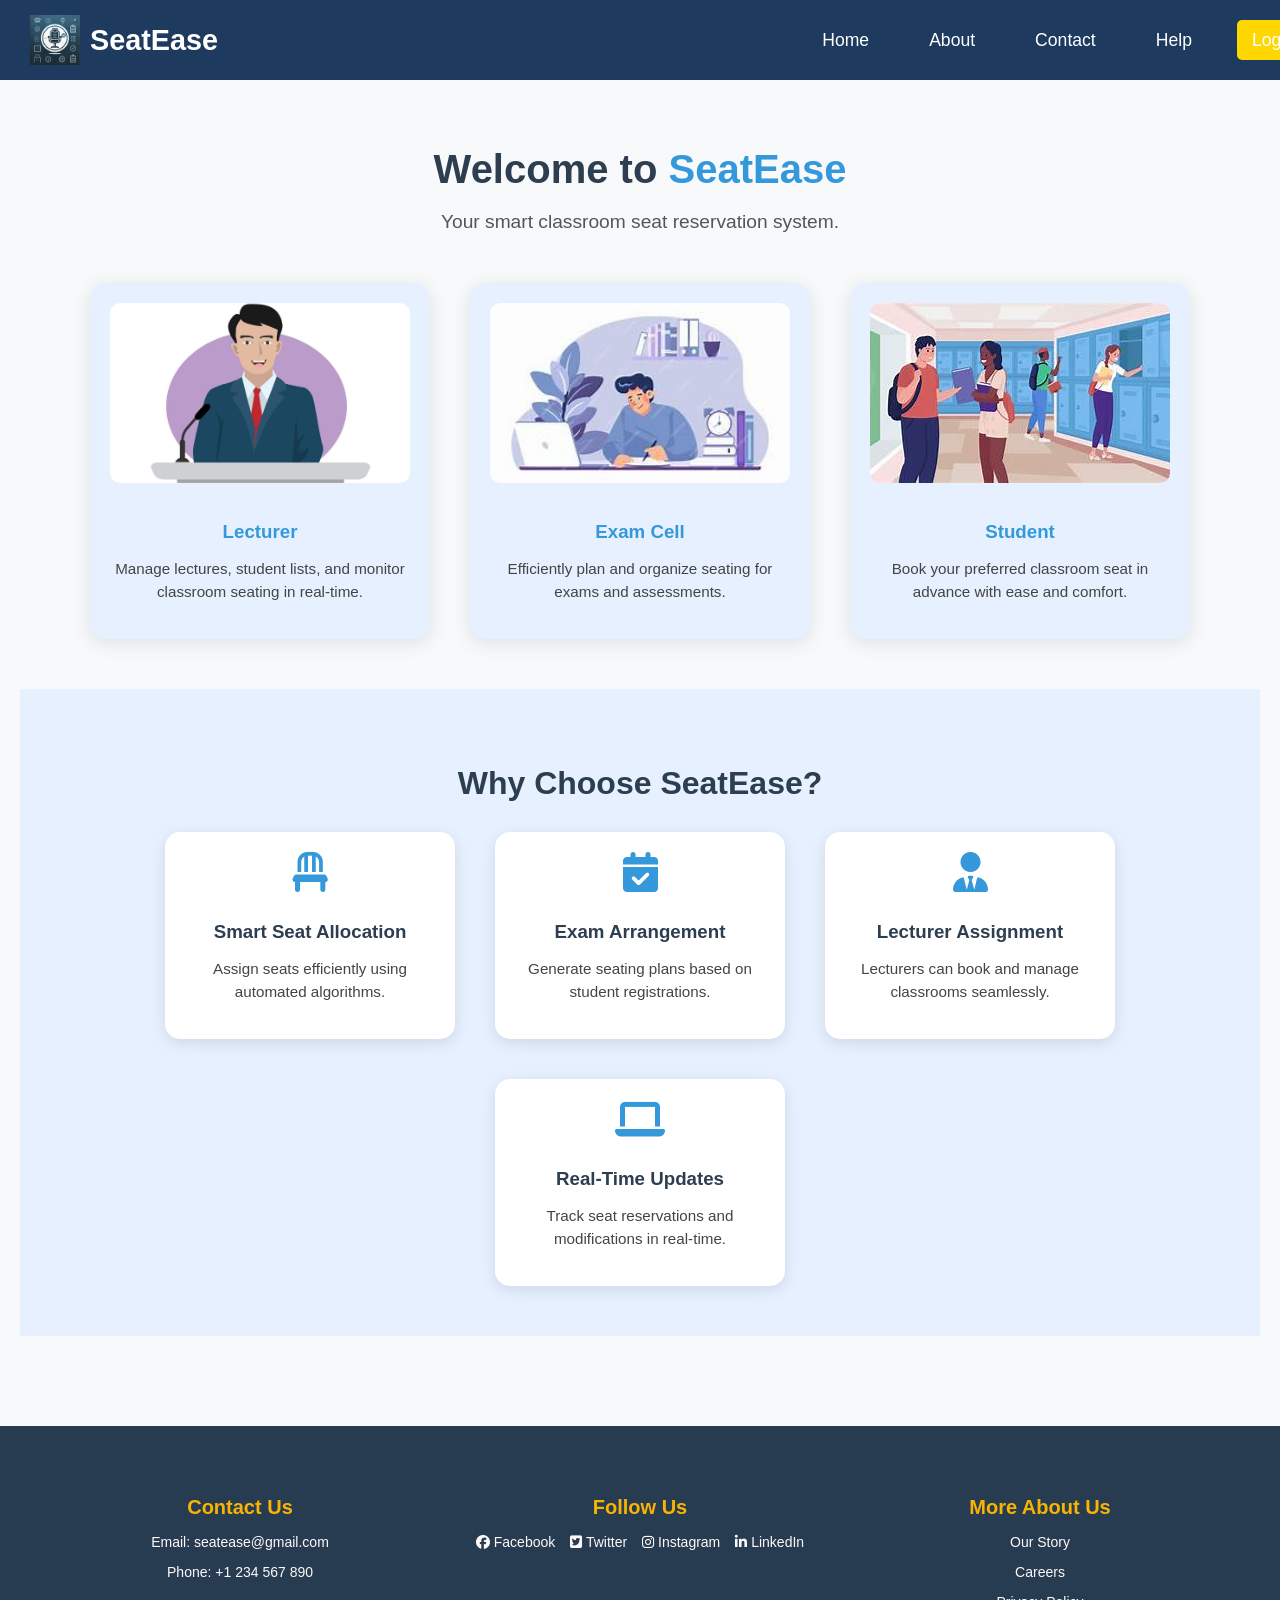
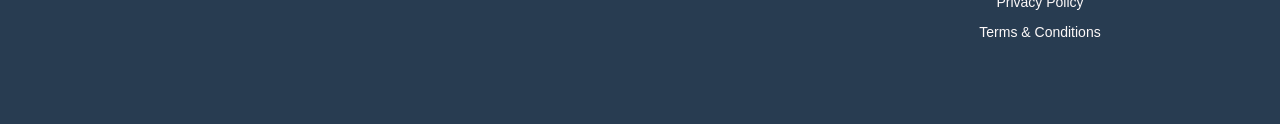
<file: index.html>
<!DOCTYPE html>
<html lang="en">
<head>
    <meta charset="UTF-8">
    <meta name="viewport" content="width=device-width, initial-scale=1.0">
    <title>SeatEase - Home</title>
    <link rel="stylesheet" href="https://cdnjs.cloudflare.com/ajax/libs/font-awesome/6.7.2/css/all.min.css">
    <link rel="stylesheet" href="home.css">
    <link rel="stylesheet" href="header.css">
    <link rel="stylesheet" href="footer.css">
</head>
<body>
    <header class="site-header">
        <div class="container">
            <div class="logo">
                <img src="logo.webp" alt="SeatEase Logo">
                <h1>SeatEase</h1>
            </div>
            <nav class="nav-menu">
                <ul>
                    <li><a href="home.html">Home</a></li>
                    <li><a href="about.html">About</a></li>
                    <li><a href="contact.html">Contact</a></li>
                    <li><a href="help.html">Help</a></li>
                    <li><a href="login.html" class="login-btn">Login</a></li>
                </ul>
            </nav>
        </div>
    </header>
    <main>
        <h1>Welcome to <span class="highlight">SeatEase</span></h1>
        <p class="subtitle">Your smart classroom seat reservation system.</p>
        <section class="cards-container">
            <div class="card" onclick="window.location.href='lecturer.html'">
                <img src="lecturer.jpg" alt="Lecturer">
                <h3>Lecturer</h3>
                <p>Manage lectures, student lists, and monitor classroom seating in real-time.</p>
            </div>
            <div class="card" onclick="window.location.href='examcell.html'">
                <img src="examcell.jpeg" alt="Exam Cell">
                <h3>Exam Cell</h3>
                <p>Efficiently plan and organize seating for exams and assessments.</p>
            </div>
            <div class="card" onclick="window.location.href='student.html'">
                <img src="student.jpeg" alt="Student">
                <h3>Student</h3>
                <p>Book your preferred classroom seat in advance with ease and comfort.</p>
            </div>
        </section>
        <section class="features">
            <h2 class="heading">Why Choose SeatEase?</h2>
            <div class="feature-items">
                <div class="feature-item">
                    <i class="fa-solid fa-chair"></i>
                    <h3>Smart Seat Allocation</h3>
                    <p>Assign seats efficiently using automated algorithms.</p>
                </div>
                <div class="feature-item">
                    <i class="fa-solid fa-calendar-check"></i>
                    <h3>Exam Arrangement</h3>
                    <p>Generate seating plans based on student registrations.</p>
                </div>
                <div class="feature-item">
                    <i class="fa-solid fa-user-tie"></i>
                    <h3>Lecturer Assignment</h3>
                    <p>Lecturers can book and manage classrooms seamlessly.</p>
                </div>
                <div class="feature-item">
                    <i class="fa-solid fa-laptop"></i>
                    <h3>Real-Time Updates</h3>
                    <p>Track seat reservations and modifications in real-time.</p>   
                </div>
            </div>
        </section>
    </main>
    <footer>
        <div class="footer-container">
            <div class="footer-section">
                <h3>Contact Us</h3>
                <p>Email: seatease@gmail.com</p>
                <p>Phone: +1 234 567 890</p>
            </div>
            <div class="footer-section">
                <h3>Follow Us</h3>
                <div class="social-icons">
                    <a href="#"><i class="fa-brands fa-facebook"></i> Facebook</a>
                    <a href="#"><i class="fa-brands fa-square-twitter"></i> Twitter</a>
                    <a href="#"><i class="fa-brands fa-instagram"></i> Instagram</a>
                    <a href="#"><i class="fa-brands fa-linkedin-in"></i> LinkedIn</a>
                </div>
            </div>
            <div class="footer-section">
                <h3>More About Us</h3>
                <p><a href="#">Our Story</a></p>
                <p><a href="#">Careers</a></p>
                <p><a href="#">Privacy Policy</a></p>
                <p><a href="#">Terms & Conditions</a></p>
            </div>
        </div>
    </footer>
</body>
</html>
</file>
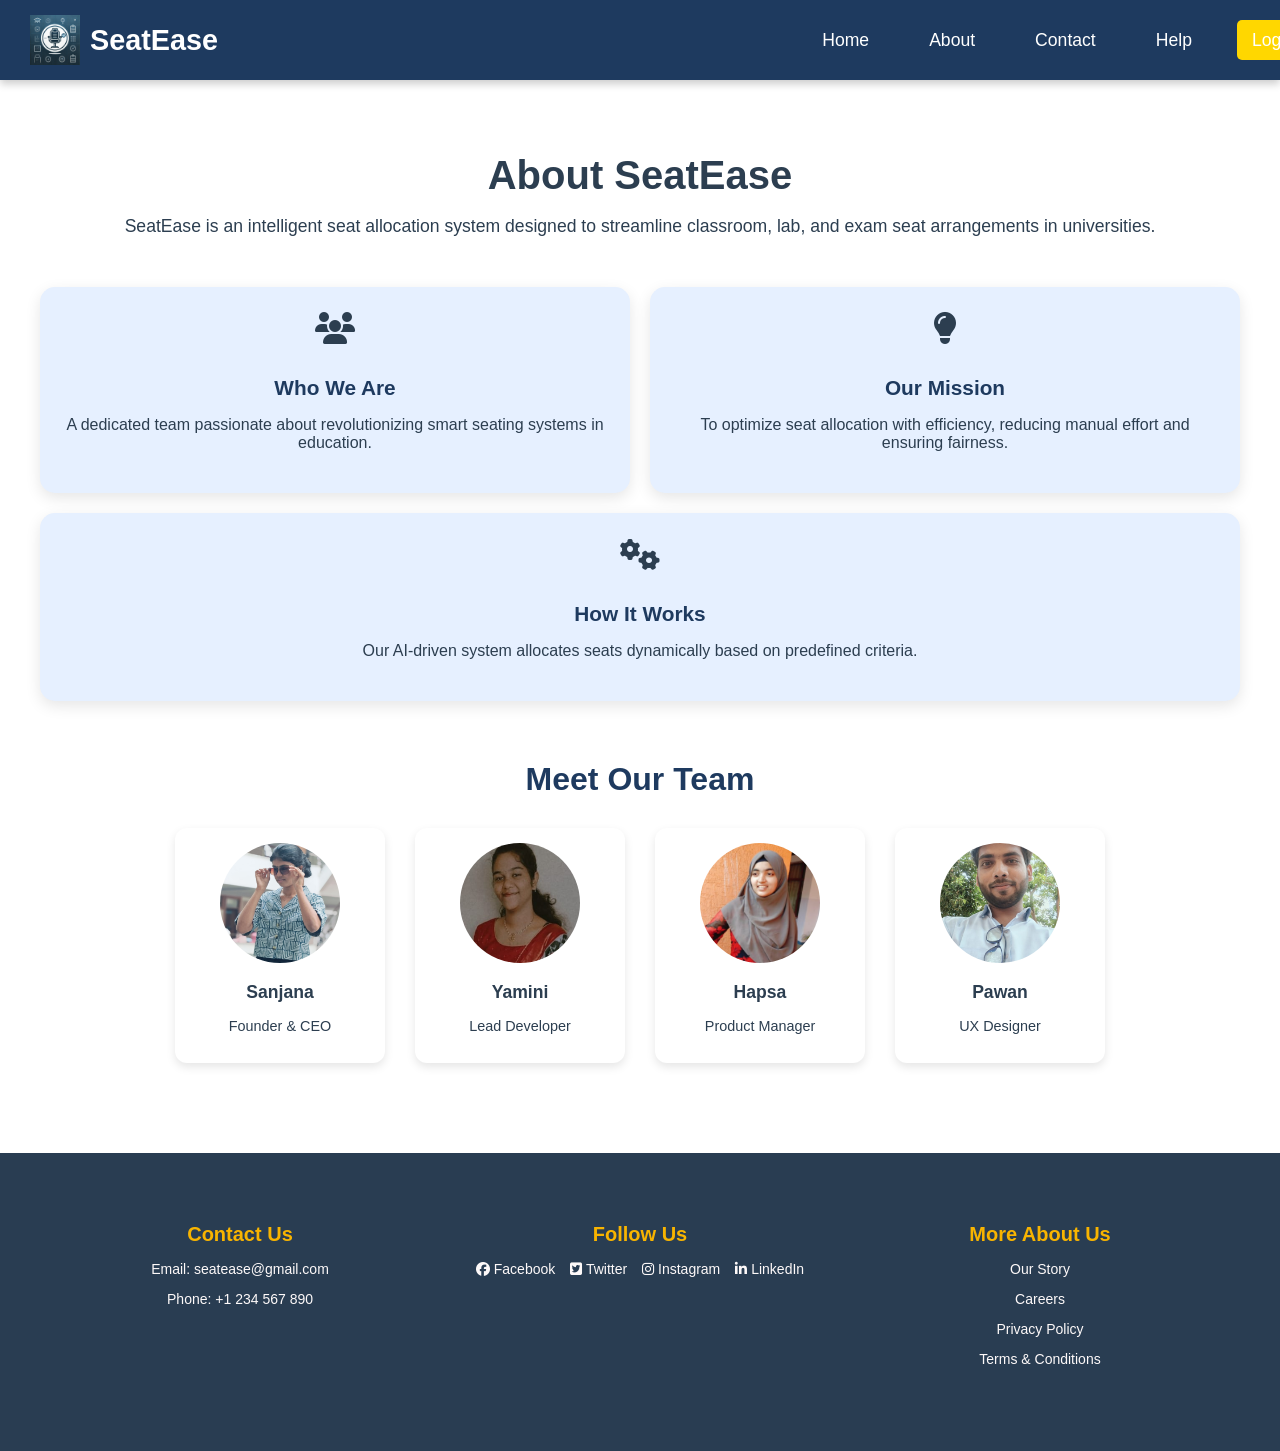
<file: about.html>
<!DOCTYPE html>
<html lang="en">
<head>
    <meta charset="UTF-8">
    <meta name="viewport" content="width=device-width, initial-scale=1.0">
    <title>About SeatEase</title>
    <link rel="stylesheet" href="https://cdnjs.cloudflare.com/ajax/libs/font-awesome/6.7.2/css/all.min.css">
    <link rel="stylesheet" href="header.css">
    <link rel="stylesheet" href="footer.css">
    <link rel="stylesheet" href="about.css">
</head>
<body>
    <header class="site-header">
        <div class="container">
            <div class="logo">
                <img src="logo.webp" alt="SeatEase Logo">
                <h1>SeatEase</h1>
            </div>
            <nav class="nav-menu">
                <ul>
                    <li><a href="index.html">Home</a></li>
                    <li><a href="about.html">About</a></li>
                    <li><a href="contact.html">Contact</a></li>
                    <li><a href="help.html">Help</a></li>
                    <li><a href="login.html" class="login-btn">Login</a></li>
                </ul>
            </nav>
        </div>
    </header>
    <main class="about-page">
        <section class="intro">
            <h1>About SeatEase</h1>
            <p>SeatEase is an intelligent seat allocation system designed to streamline classroom, lab, and exam seat arrangements in universities.</p>
        </section>
        <section class="info-cards">
            <div class="card">
                <i class="fas fa-users"></i>
                <h2>Who We Are</h2>
                <p>A dedicated team passionate about revolutionizing smart seating systems in education.</p>
            </div>
            <div class="card">
                <i class="fas fa-lightbulb"></i>
                <h2>Our Mission</h2>
                <p>To optimize seat allocation with efficiency, reducing manual effort and ensuring fairness.</p>
            </div>
            <div class="card">
                <i class="fas fa-cogs"></i>
                <h2>How It Works</h2>
                <p>Our AI-driven system allocates seats dynamically based on predefined criteria.</p>
            </div>
        </section>
        <section class="team-section">
            <h2>Meet Our Team</h2>
            <div class="team-members">
                <div class="member">
                    <img src="sanjana.png" alt="Sanjana">
                    <h3>Sanjana</h3>
                    <p>Founder & CEO</p>
                </div>
                <div class="member">
                    <img src="yamini.png" alt="Yamini">
                    <h3>Yamini</h3>
                    <p>Lead Developer</p>
                </div>
                <div class="member">
                    <img src="hapsa.png" alt="Hapsa">
                    <h3>Hapsa</h3>
                    <p>Product Manager</p>
                </div>
                <div class="member">
                    <img src="pawan.png" alt="Pawan">
                    <h3>Pawan</h3>
                    <p>UX Designer</p>
                </div>
            </div>
        </section>
    </main>
    <footer>
        <div class="footer-container">
            <div class="footer-section">
                <h3>Contact Us</h3>
                <p>Email: seatease@gmail.com</p>
                <p>Phone: +1 234 567 890</p>
            </div>
            <div class="footer-section">
                <h3>Follow Us</h3>
                <div class="social-icons">
                    <a href="#"><i class="fa-brands fa-facebook"></i> Facebook</a>
                    <a href="#"><i class="fa-brands fa-square-twitter"></i> Twitter</a>
                    <a href="#"><i class="fa-brands fa-instagram"></i> Instagram</a>
                    <a href="#"><i class="fa-brands fa-linkedin-in"></i> LinkedIn</a>
                </div>
            </div>
            <div class="footer-section">
                <h3>More About Us</h3>
                <p><a href="#">Our Story</a></p>
                <p><a href="#">Careers</a></p>
                <p><a href="#">Privacy Policy</a></p>
                <p><a href="#">Terms & Conditions</a></p>
            </div>
        </div>
    </footer>
</body>
</html>
</file>
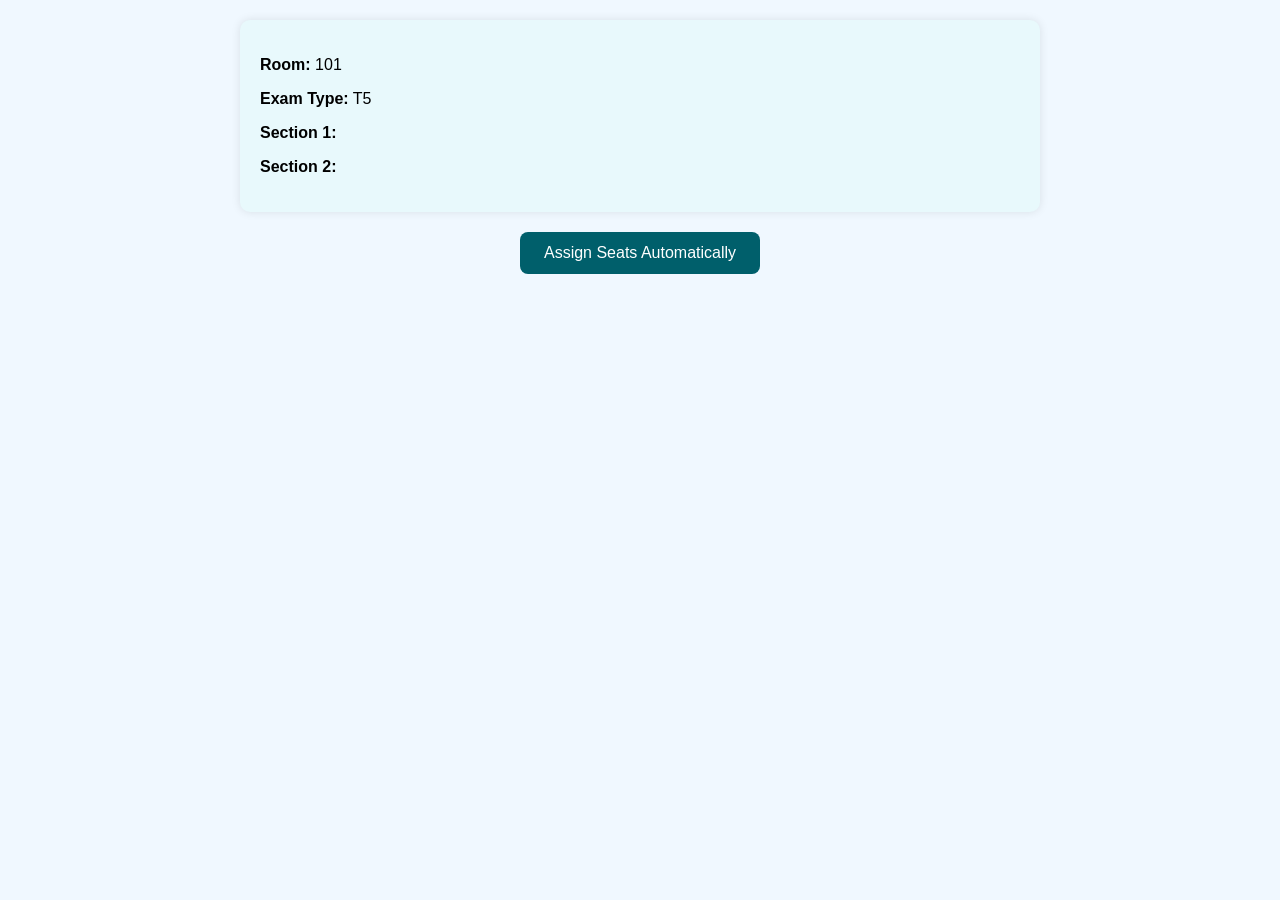
<file: assign-seats.html>
<!DOCTYPE html>
<html lang="en">
<head>
  <meta charset="UTF-8" />
  <meta name="viewport" content="width=device-width, initial-scale=1.0"/>
  <title>Seat Assignment</title>
  <link rel="stylesheet" href="assign-seats.css" />
</head>
<body>
  <div class="container">
    <div class="info-box">
      <p><strong>Room:</strong> <span id="roomNumber"></span></p>
      <p><strong>Exam Type:</strong> <span id="examType"></span></p>
      <p><strong>Section 1:</strong> <span id="section1Info"></span></p>
      <p><strong>Section 2:</strong> <span id="section2Info"></span></p>
    </div>
    <button id="assignBtn">Assign Seats Automatically</button>
    <div id="seatGrid" class="seat-grid hidden"></div>
  </div>
  <script>
    const roomNumber = localStorage.getItem("selectedRoom") || "101";
    const examType = localStorage.getItem("examType") || "T5";
    const section1 = JSON.parse(localStorage.getItem("section1"));
    const section2 = JSON.parse(localStorage.getItem("section2"));
    document.getElementById("roomNumber").textContent = roomNumber;
    document.getElementById("examType").textContent = examType;
    document.getElementById("section1Info").textContent = `${section1.year} - ${section1.section}`;
    document.getElementById("section2Info").textContent = `${section2.year} - ${section2.section}`;
    const seatGrid = document.getElementById("seatGrid");
    const assignBtn = document.getElementById("assignBtn");
    assignBtn.addEventListener("click", () => {
      seatGrid.classList.remove("hidden");
      seatGrid.innerHTML = "";
      const rows = 5;
      const cols = 6;
      let rollNum1 = 101; // Section 1 starts from 101
      let rollNum2 = 201; // Section 2 starts from 201
      for (let r = 0; r < rows; r++) {
        for (let c = 0; c < cols; c++) {
          const seat = document.createElement("div");
          seat.classList.add("seat");
          if ((c + 1) % 2 === 1) {
            seat.classList.add("section1");
            seat.textContent = `${rollNum1++}`;
            seat.title = `${section1.year}-${section1.section}`;
          } else {
            seat.classList.add("section2");
            seat.textContent = `${rollNum2++}`;
            seat.title = `${section2.year}-${section2.section}`;
          }
          seatGrid.appendChild(seat);
        }
      }
    });
  </script>
</body>
</html>
</file>
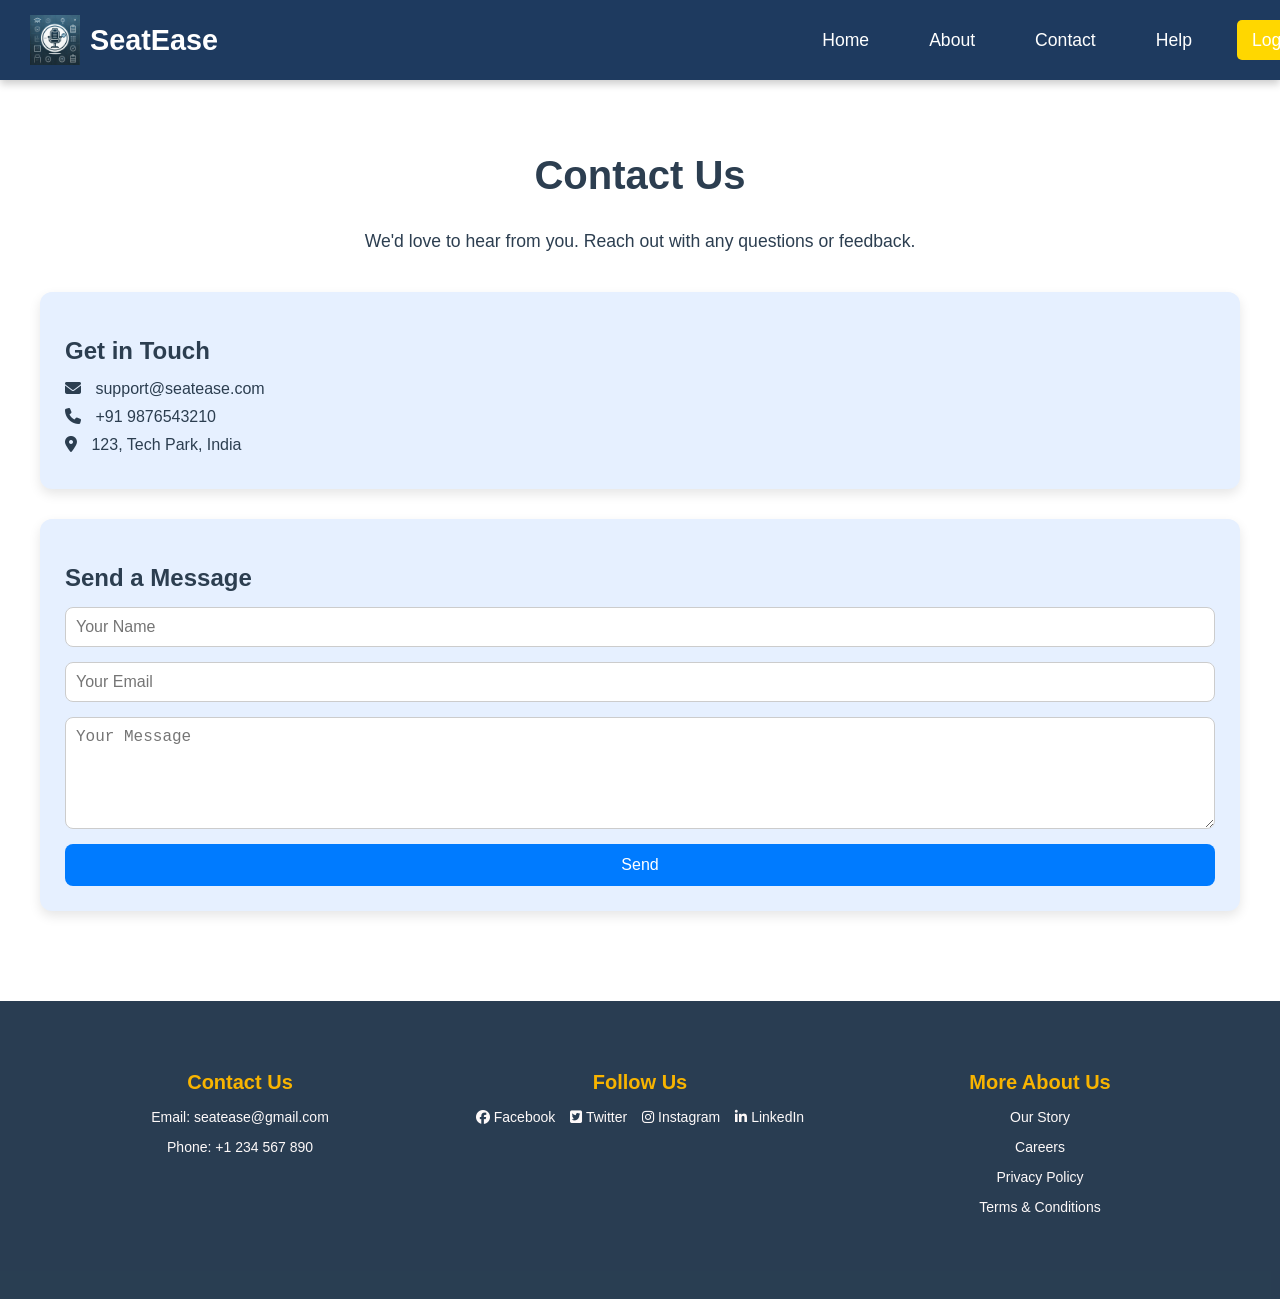
<file: contact.html>
<!DOCTYPE html>
<html lang="en">
<head>
    <meta charset="UTF-8">
    <meta name="viewport" content="width=device-width, initial-scale=1.0">
    <title>SeatEase - Contact</title>
    <link rel="stylesheet" href="https://cdnjs.cloudflare.com/ajax/libs/font-awesome/6.7.2/css/all.min.css">
    <link rel="stylesheet" href="header.css">
    <link rel="stylesheet" href="footer.css">
    <link rel="stylesheet" href="contact.css">
</head>
<body>
    <header class="site-header">
        <div class="container">
            <div class="logo">
                <img src="logo.webp" alt="SeatEase Logo">
                <h1>SeatEase</h1>
            </div>
            <nav class="nav-menu">
                <ul>
                    <li><a href="index.html">Home</a></li>
                    <li><a href="about.html">About</a></li>
                    <li><a href="contact.html">Contact</a></li>
                    <li><a href="help.html">Help</a></li>
                    <li><a href="login.html" class="login-btn">Login</a></li>
                </ul>
            </nav>
        </div>
    </header>
    <main class="contact-page">
        <section class="contact-intro">
            <h1>Contact Us</h1>
            <p>We'd love to hear from you. Reach out with any questions or feedback.</p>
        </section>
        <section class="contact-container">
            <!-- Contact Info -->
            <div class="contact-info">
                <h2>Get in Touch</h2>
                <p><i class="fas fa-envelope"></i> support@seatease.com</p>
                <p><i class="fas fa-phone"></i> +91 9876543210</p>
                <p><i class="fas fa-map-marker-alt"></i> 123, Tech Park, India</p>
            </div>
            <div class="contact-form">
                <h2>Send a Message</h2>
                <form>
                    <input type="text" placeholder="Your Name" required>
                    <input type="email" placeholder="Your Email" required>
                    <textarea placeholder="Your Message" rows="5" required></textarea>
                    <button type="submit">Send</button>
                </form>
            </div>
        </section>
    </main>
    <footer>
        <div class="footer-container">
            <div class="footer-section">
                <h3>Contact Us</h3>
                <p>Email: seatease@gmail.com</p>
                <p>Phone: +1 234 567 890</p>
            </div>
            <div class="footer-section">
                <h3>Follow Us</h3>
                <div class="social-icons">
                    <a href="#"><i class="fa-brands fa-facebook"></i> Facebook</a>
                    <a href="#"><i class="fa-brands fa-square-twitter"></i> Twitter</a>
                    <a href="#"><i class="fa-brands fa-instagram"></i> Instagram</a>
                    <a href="#"><i class="fa-brands fa-linkedin-in"></i> LinkedIn</a>
                </div>
            </div>
            <div class="footer-section">
                <h3>More About Us</h3>
                <p><a href="#">Our Story</a></p>
                <p><a href="#">Careers</a></p>
                <p><a href="#">Privacy Policy</a></p>
                <p><a href="#">Terms & Conditions</a></p>
            </div>
        </div>
    </footer>
</body>
</html>
</file>
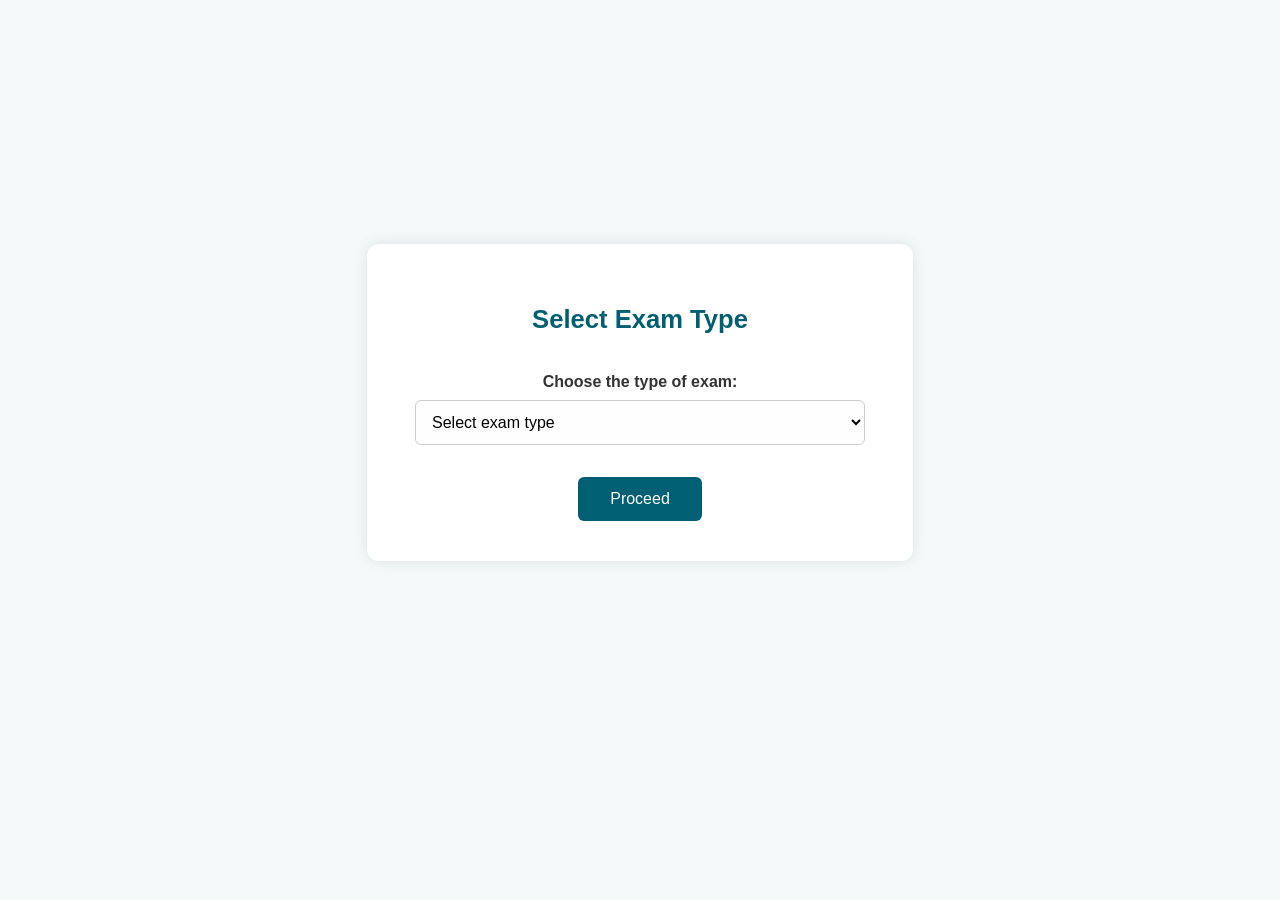
<file: exam-type.html>
<!DOCTYPE html>
<html lang="en">
<head>
  <meta charset="UTF-8" />
  <meta name="viewport" content="width=device-width, initial-scale=1.0"/>
  <title>Select Exam Type - SeatEase</title>
  <link rel="stylesheet" href="exam-type.css" />
</head>
<body>
  <main>
    <div class="form-container">
      <h2>Select Exam Type</h2>
      <form id="examForm">
        <label for="examType">Choose the type of exam:</label>
        <select id="examType" required>
          <option value="" disabled selected>Select exam type</option>
          <option value="T1">T1</option>
          <option value="T4">T4</option>
          <option value="T5">T5</option>
          <option value="Lab Internals">Lab Internals</option>
          <option value="Lab Externals">Lab Externals</option>
          <option value="Semester Exam">Semester Exam</option>
        </select>
        <button type="submit">Proceed</button>
      </form>
    </div>
  </main>
  <script>
    document.getElementById('examForm').addEventListener('submit', function(e) {
      e.preventDefault();
      const examType = document.getElementById('examType').value;
      if (examType) {
        localStorage.setItem('selectedExamType', examType);
        window.location.href = "rooms.html";
      }
    });
  </script>
</body>
</html>
</file>
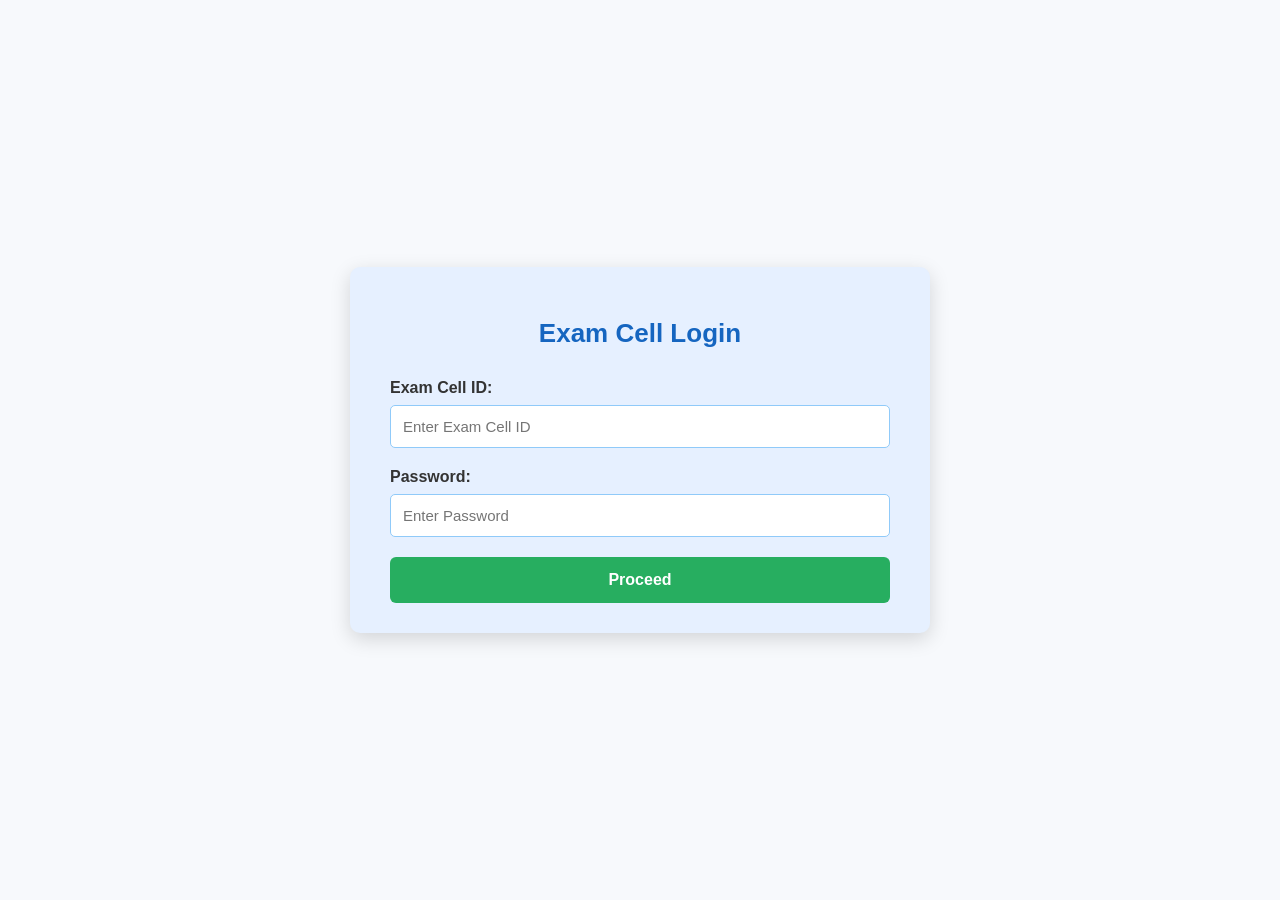
<file: examcell.html>
<!DOCTYPE html>
<html lang="en">
<head>
  <meta charset="UTF-8" />
  <meta name="viewport" content="width=device-width, initial-scale=1.0"/>
  <title>Exam Cell - SeatEase</title>
  <link rel="stylesheet" href="examcell.css" />
</head>
<body>
  <main>
    <div class="login-container">
      <h2>Exam Cell Login</h2>
      <form id="exam-form">
        <div class="form-group">
          <label for="exam-id">Exam Cell ID:</label>
          <input type="text" id="exam-id" placeholder="Enter Exam Cell ID" />
        </div>

        <div class="form-group">
          <label for="password">Password:</label>
          <input type="password" id="password" placeholder="Enter Password" />
        </div>

        <button type="button" id="proceed-btn">Proceed</button>
      </form>
    </div>
  </main>

  <!-- Confirmation Modal -->
  <div id="confirmationModal" class="modal">
    <div class="modal-content">
      <p>Proceed to Exam Type Selection?</p>
      <div class="modal-buttons">
        <button id="confirm-btn">Confirm</button>
        <button id="cancel-btn">Cancel</button>
      </div>
    </div>
  </div>

  <script>
    const proceedBtn = document.getElementById("proceed-btn");
    const modal = document.getElementById("confirmationModal");
    const confirmBtn = document.getElementById("confirm-btn");
    const cancelBtn = document.getElementById("cancel-btn");

    proceedBtn.addEventListener("click", function () {
      const examId = document.getElementById("exam-id").value.trim();
      const password = document.getElementById("password").value.trim();

      if (examId === "" || password === "") {
        showModal("Please fill in both Exam Cell ID and Password before proceeding.", false);
      } else {
        modal.style.display = "flex";
      }
    });

    confirmBtn.addEventListener("click", function () {
      const examId = document.getElementById("exam-id").value.trim();
      localStorage.setItem("userType", "examCell");
      localStorage.setItem("examID", examId);
      modal.style.display = "none";
      window.location.href = "exam-type.html";
    });

    cancelBtn.addEventListener("click", function () {
      modal.style.display = "none";
    });

    function showModal(message, showConfirm = false) {
      const modalText = document.querySelector(".modal-content p");
      modalText.textContent = message;
      confirmBtn.style.display = showConfirm ? "inline-block" : "none";
      modal.style.display = "flex";
    }
  </script>
</body>
</html>
</file>
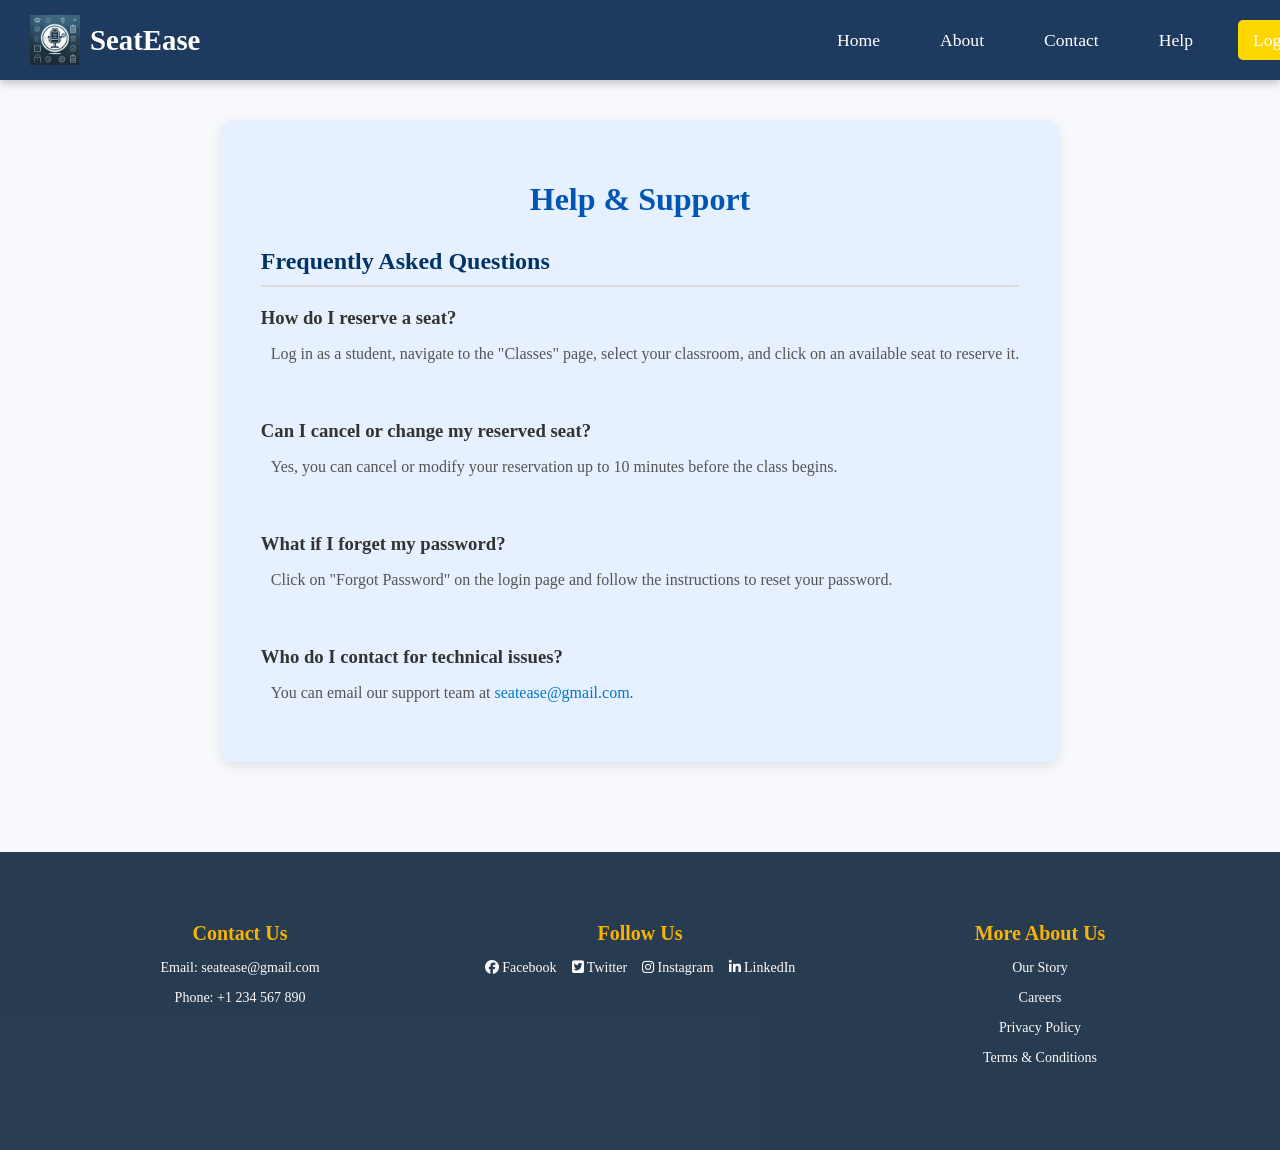
<file: help.html>
<!DOCTYPE html>
<html lang="en">
<head>
    <meta charset="UTF-8">
    <meta name="viewport" content="width=device-width, initial-scale=1.0">
    <title>SeatEase - Help</title>
    <link rel="stylesheet" href="https://cdnjs.cloudflare.com/ajax/libs/font-awesome/6.7.2/css/all.min.css">
    <link rel="stylesheet" href="help.css">
    <link rel="stylesheet" href="header.css">
    <link rel="stylesheet" href="footer.css">
</head>
<body>
    <header class="site-header">
        <div class="container">
            <div class="logo">
                <img src="logo.webp" alt="SeatEase Logo">
                <h1>SeatEase</h1>
            </div>
            <nav class="nav-menu">
                <ul>
                    <li><a href="index.html">Home</a></li>
                    <li><a href="about.html">About</a></li>
                    <li><a href="contact.html">Contact</a></li>
                    <li><a href="help.html">Help</a></li>
                    <li><a href="login.html" class="login-btn">Login</a></li>
                </ul>
            </nav>
        </div>
    </header>
    <main>
        <h1>Help & Support</h1>
        <section class="faq">
            <h2>Frequently Asked Questions</h2>
            <div class="faq-item">
                <h3>How do I reserve a seat?</h3>
                <p>Log in as a student, navigate to the "Classes" page, select your classroom, and click on an available seat to reserve it.</p>
            </div>
            <br>
            <div class="faq-item">
                <h3>Can I cancel or change my reserved seat?</h3>
                <p>Yes, you can cancel or modify your reservation up to 10 minutes before the class begins.</p>
            </div>
            <br>
            <div class="faq-item">
                <h3>What if I forget my password?</h3>
                <p>Click on "Forgot Password" on the login page and follow the instructions to reset your password.</p>
            </div>
            <br>
            <div class="faq-item">
                <h3>Who do I contact for technical issues?</h3>
                <p>You can email our support team at <a href="mailto:seatease@gmail.com">seatease@gmail.com</a>.</p>
            </div>
        </section>
    </main>
    <footer>
        <div class="footer-container">
            <div class="footer-section">
                <h3>Contact Us</h3>
                <p>Email: seatease@gmail.com</p>
                <p>Phone: +1 234 567 890</p>
            </div>
            <div class="footer-section">
                <h3>Follow Us</h3>
                <div class="social-icons">
                    <a href="#"><i class="fa-brands fa-facebook"></i> Facebook</a>
                    <a href="#"><i class="fa-brands fa-square-twitter"></i> Twitter</a>
                    <a href="#"><i class="fa-brands fa-instagram"></i> Instagram</a>
                    <a href="#"><i class="fa-brands fa-linkedin-in"></i> LinkedIn</a>
                </div>
            </div>
            <div class="footer-section">
                <h3>More About Us</h3>
                <p><a href="#">Our Story</a></p>
                <p><a href="#">Careers</a></p>
                <p><a href="#">Privacy Policy</a></p>
                <p><a href="#">Terms & Conditions</a></p>
            </div>
        </div>
    </footer>
</body>
</html>
</file>
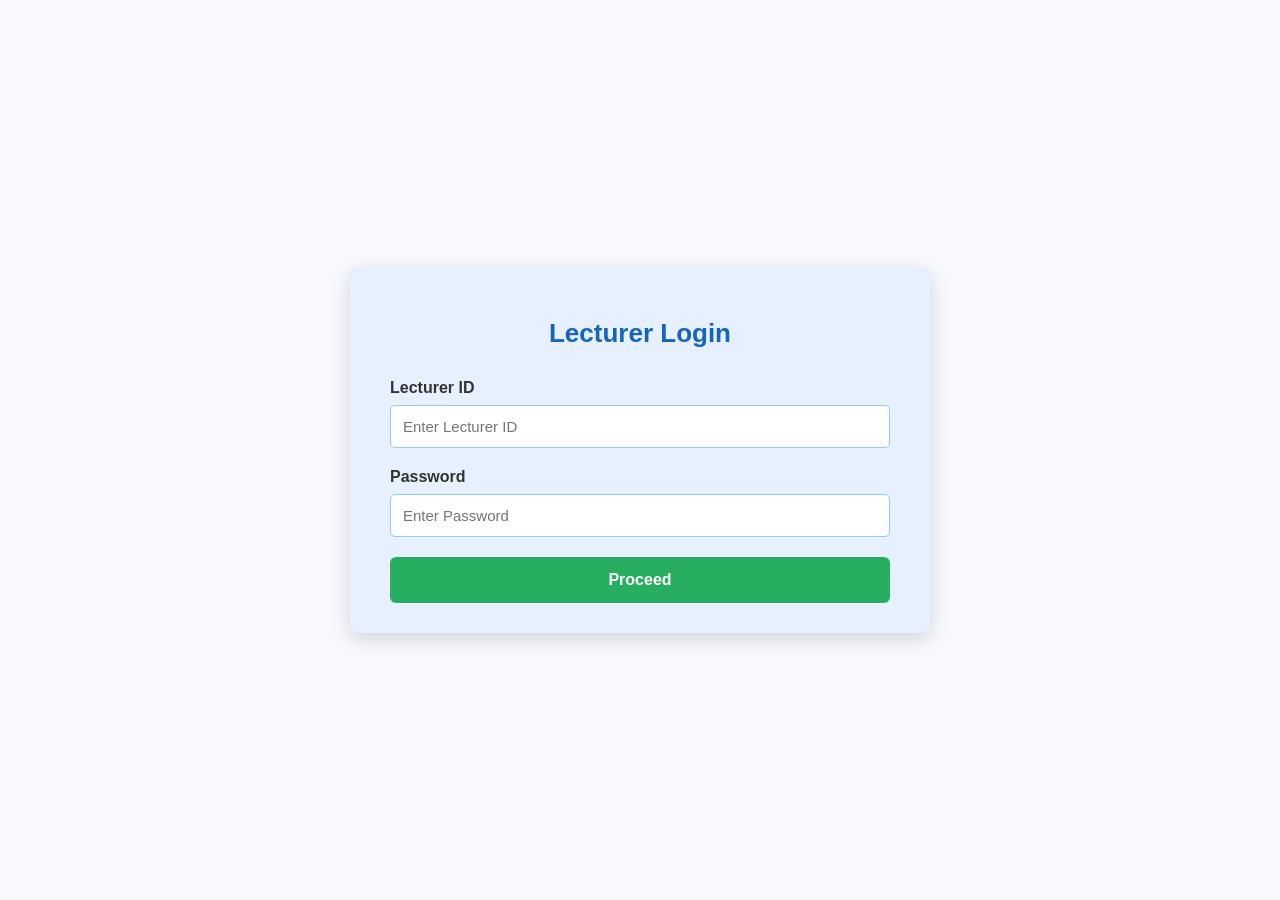
<file: lecturer.html>
<!DOCTYPE html>
<html lang="en">
<head>
  <meta charset="UTF-8" />
  <meta name="viewport" content="width=device-width, initial-scale=1.0"/>
  <title>Lecturer Login - SeatEase</title>
  <link rel="stylesheet" href="lecturer.css" />
</head>
<body>
  <main>
    <div class="login-container">
      <h2>Lecturer Login</h2>
      <div class="form-group">
        <label for="lecturer-id">Lecturer ID</label>
        <input type="text" id="lecturer-id" placeholder="Enter Lecturer ID">
      </div>
      <div class="form-group">
        <label for="password">Password</label>
        <input type="password" id="password" placeholder="Enter Password">
      </div>
      <button id="proceed-btn">Proceed</button>
    </div>
  </main>
  <script>
    document.getElementById("proceed-btn").addEventListener("click", function () {
      const lecturerID = document.getElementById("lecturer-id").value.trim();
      const password = document.getElementById("password").value.trim();

      if (lecturerID === "" || password === "") {
        alert("Please fill in all details.");
        return;
      }

      localStorage.setItem("userType", "lecturer");
      localStorage.setItem("lecturerID", lecturerID);
      window.location.href = "rooms.html";
    });
  </script>
</body>
</html>
</file>
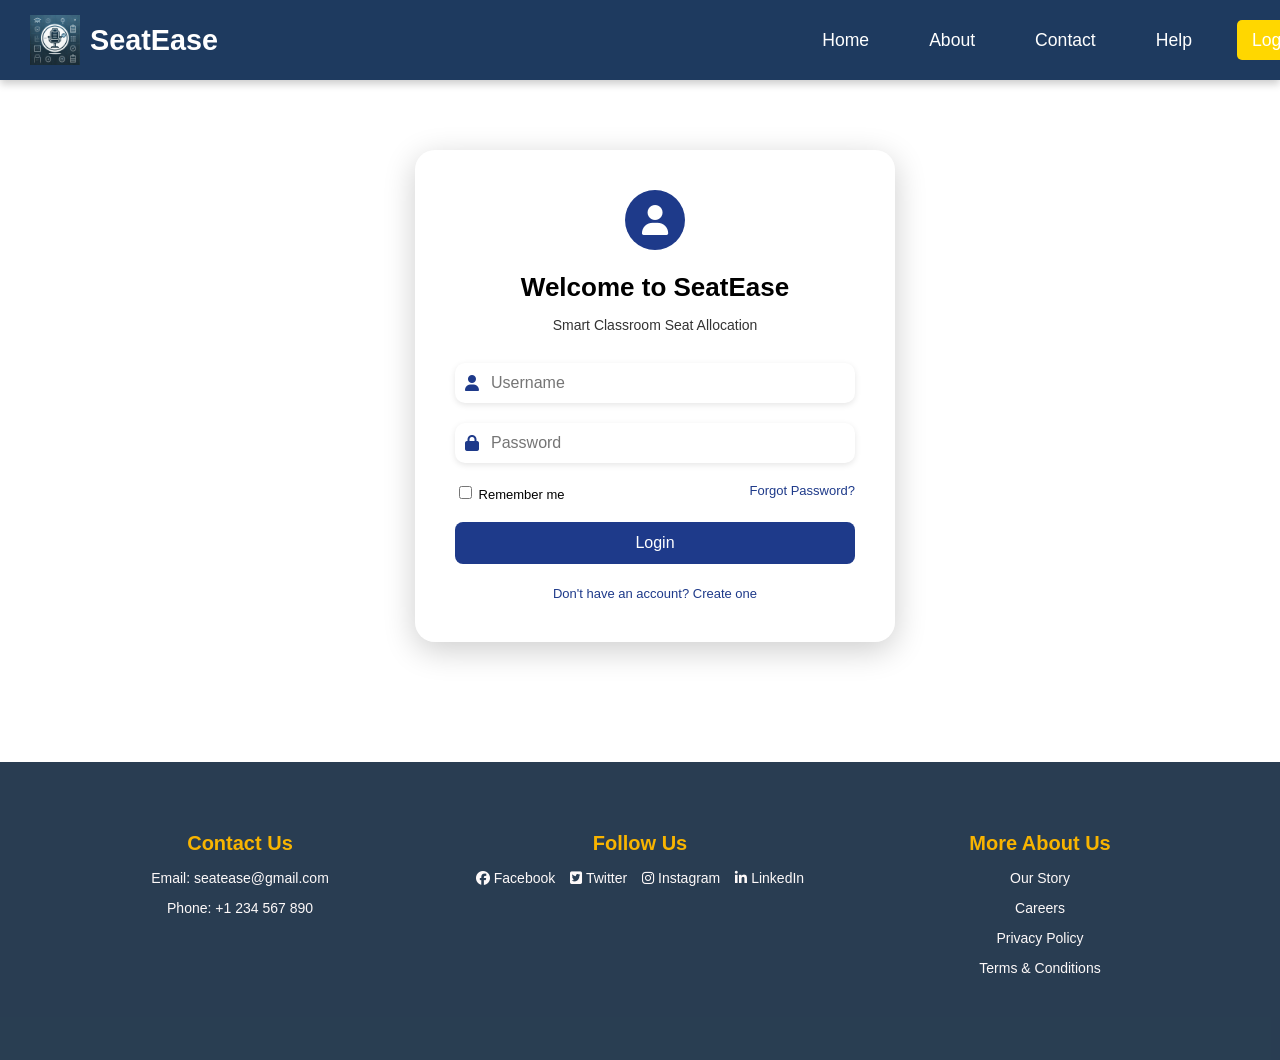
<file: login.html>
<!DOCTYPE html>
<html lang="en">
<head>
    <meta charset="UTF-8">
    <meta name="viewport" content="width=device-width, initial-scale=1.0">
    <title>SeatEase - Login</title>
    <link rel="stylesheet" href="https://cdnjs.cloudflare.com/ajax/libs/font-awesome/6.5.0/css/all.min.css">
    <link rel="stylesheet" href="login.css">
    <link rel="stylesheet" href="header.css">
    <link rel="stylesheet" href="footer.css">
</head>
<body>
    <!-- Header -->
    <header class="site-header">
        <div class="container">
            <div class="logo">
                <img src="logo.webp" alt="SeatEase Logo">
                <h1>SeatEase</h1>
            </div>
            <nav class="nav-menu">
                <ul>
                    <li><a href="index.html">Home</a></li>
                    <li><a href="about.html">About</a></li>
                    <li><a href="contact.html">Contact</a></li>
                    <li><a href="help.html">Help</a></li>
                    <li><a href="login.html" class="login-btn">Login</a></li>
                </ul>
            </nav>
        </div>
    </header>

    <!-- Login Section -->
    <div class="login-wrapper">
        <div class="login-box">
            <div class="avatar-circle">
                <i class="fa fa-user"></i>
            </div>
            <h2>Welcome to SeatEase</h2>
            <p class="sub-text">Smart Classroom Seat Allocation</p>
            <form id="loginForm">
                <div class="input-group">
                    <i class="fa-solid fa-user"></i>
                    <input type="text" id="username" placeholder="Username" required>
                </div>
                <div class="input-group">
                    <i class="fa-solid fa-lock"></i>
                    <input type="password" id="password" placeholder="Password" required>
                </div>
                <div class="form-footer">
                    <label><input type="checkbox"> Remember me</label>
                    <a href="#">Forgot Password?</a>
                </div>
                <button type="submit">Login</button>
                <p id="login-status"></p>
            </form>
            <div class="extra-links">
                <a href="register.html">Don't have an account? Create one</a>
            </div>
        </div>
    </div>

    <!-- Footer -->
    <footer>
        <div class="footer-container">
            <div class="footer-section">
                <h3>Contact Us</h3>
                <p>Email: seatease@gmail.com</p>
                <p>Phone: +1 234 567 890</p>
            </div>
            <div class="footer-section">
                <h3>Follow Us</h3>
                <div class="social-icons">
                    <a href="#"><i class="fa-brands fa-facebook"></i> Facebook</a>
                    <a href="#"><i class="fa-brands fa-square-twitter"></i> Twitter</a>
                    <a href="#"><i class="fa-brands fa-instagram"></i> Instagram</a>
                    <a href="#"><i class="fa-brands fa-linkedin-in"></i> LinkedIn</a>
                </div>
            </div>
            <div class="footer-section">
                <h3>More About Us</h3>
                <p><a href="#">Our Story</a></p>
                <p><a href="#">Careers</a></p>
                <p><a href="#">Privacy Policy</a></p>
                <p><a href="#">Terms & Conditions</a></p>
            </div>
        </div>
    </footer>
</body>
</html>
</file>
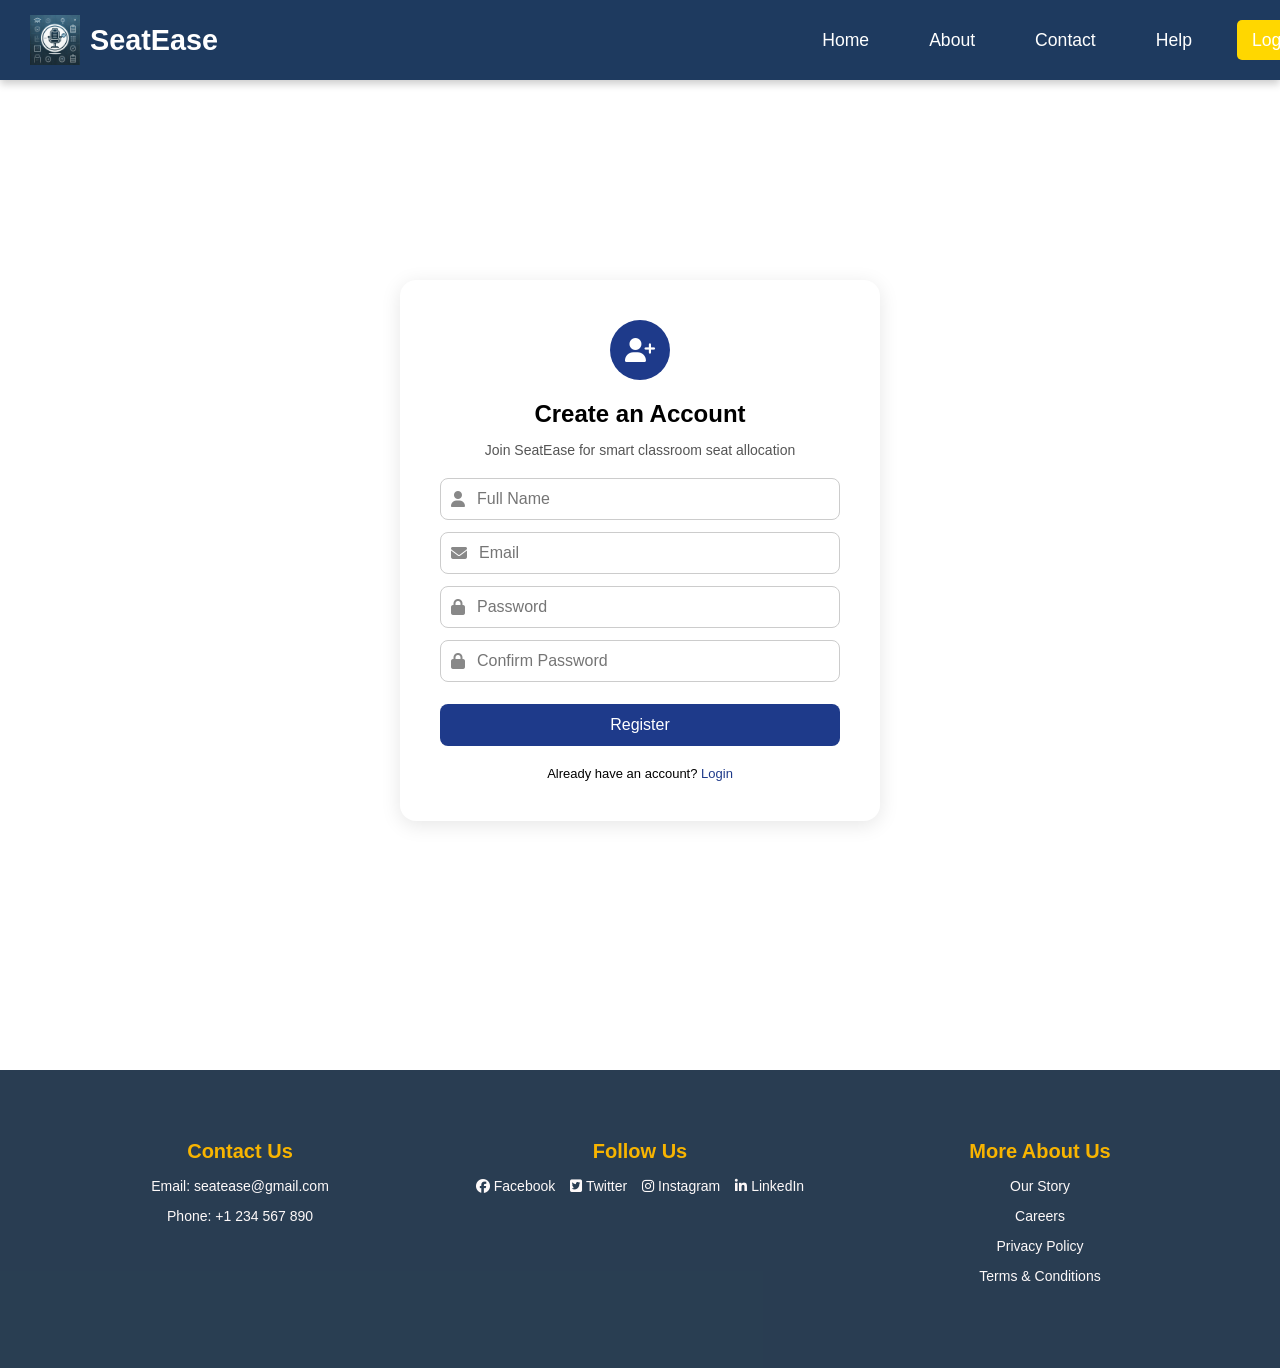
<file: register.html>
<!DOCTYPE html>
<html lang="en">
<head>
    <meta charset="UTF-8">
    <meta name="viewport" content="width=device-width, initial-scale=1.0">
    <title>SeatEase - Register</title>
    <link rel="stylesheet" href="https://cdnjs.cloudflare.com/ajax/libs/font-awesome/6.7.2/css/all.min.css">
    <link rel="stylesheet" href="register.css">
    <link rel="stylesheet" href="header.css">
    <link rel="stylesheet" href="footer.css">
</head>
<body>
    <!-- Header -->
    <header class="site-header">
        <div class="container">
            <div class="logo">
                <img src="logo.webp" alt="SeatEase Logo">
                <h1>SeatEase</h1>
            </div>
            <nav class="nav-menu">
                <ul>
                    <li><a href="index.html">Home</a></li>
                    <li><a href="about.html">About</a></li>
                    <li><a href="contact.html">Contact</a></li>
                    <li><a href="help.html">Help</a></li>
                    <li><a href="login.html" class="login-btn">Login</a></li>
                </ul>
            </nav>
        </div>
    </header>

    <!-- Background + Overlay + Register Box -->
    <div class="register-bg">
        <div class="overlay"></div>
        <div class="register-box">
            <div class="avatar-circle">
                <i class="fa-solid fa-user-plus"></i>
            </div>
            <h2>Create an Account</h2>
            <p class="sub-text">Join SeatEase for smart classroom seat allocation</p>
            <form id="registerForm">
                <div class="input-group">
                    <i class="fa-solid fa-user"></i>
                    <input type="text" id="fullname" placeholder="Full Name" required>
                </div>
                <div class="input-group">
                    <i class="fa-solid fa-envelope"></i>
                    <input type="email" id="email" placeholder="Email" required>
                </div>
                <div class="input-group">
                    <i class="fa-solid fa-lock"></i>
                    <input type="password" id="password" placeholder="Password" required>
                </div>
                <div class="input-group">
                    <i class="fa-solid fa-lock"></i>
                    <input type="password" id="confirmPassword" placeholder="Confirm Password" required>
                </div>
                <button type="submit">Register</button>
                <p id="register-status"></p>
            </form>
            <div class="extra-links">
                Already have an account? <a href="login.html">Login</a>
            </div>
        </div>
    </div>

    <!-- Footer -->
    <footer>
        <div class="footer-container">
            <div class="footer-section">
                <h3>Contact Us</h3>
                <p>Email: seatease@gmail.com</p>
                <p>Phone: +1 234 567 890</p>
            </div>
            <div class="footer-section">
                <h3>Follow Us</h3>
                <div class="social-icons">
                    <a href="#"><i class="fa-brands fa-facebook"></i> Facebook</a>
                    <a href="#"><i class="fa-brands fa-square-twitter"></i> Twitter</a>
                    <a href="#"><i class="fa-brands fa-instagram"></i> Instagram</a>
                    <a href="#"><i class="fa-brands fa-linkedin-in"></i> LinkedIn</a>
                </div>
            </div>
            <div class="footer-section">
                <h3>More About Us</h3>
                <p><a href="#">Our Story</a></p>
                <p><a href="#">Careers</a></p>
                <p><a href="#">Privacy Policy</a></p>
                <p><a href="#">Terms & Conditions</a></p>
            </div>
        </div>
    </footer>
</body>
</html>
</file>
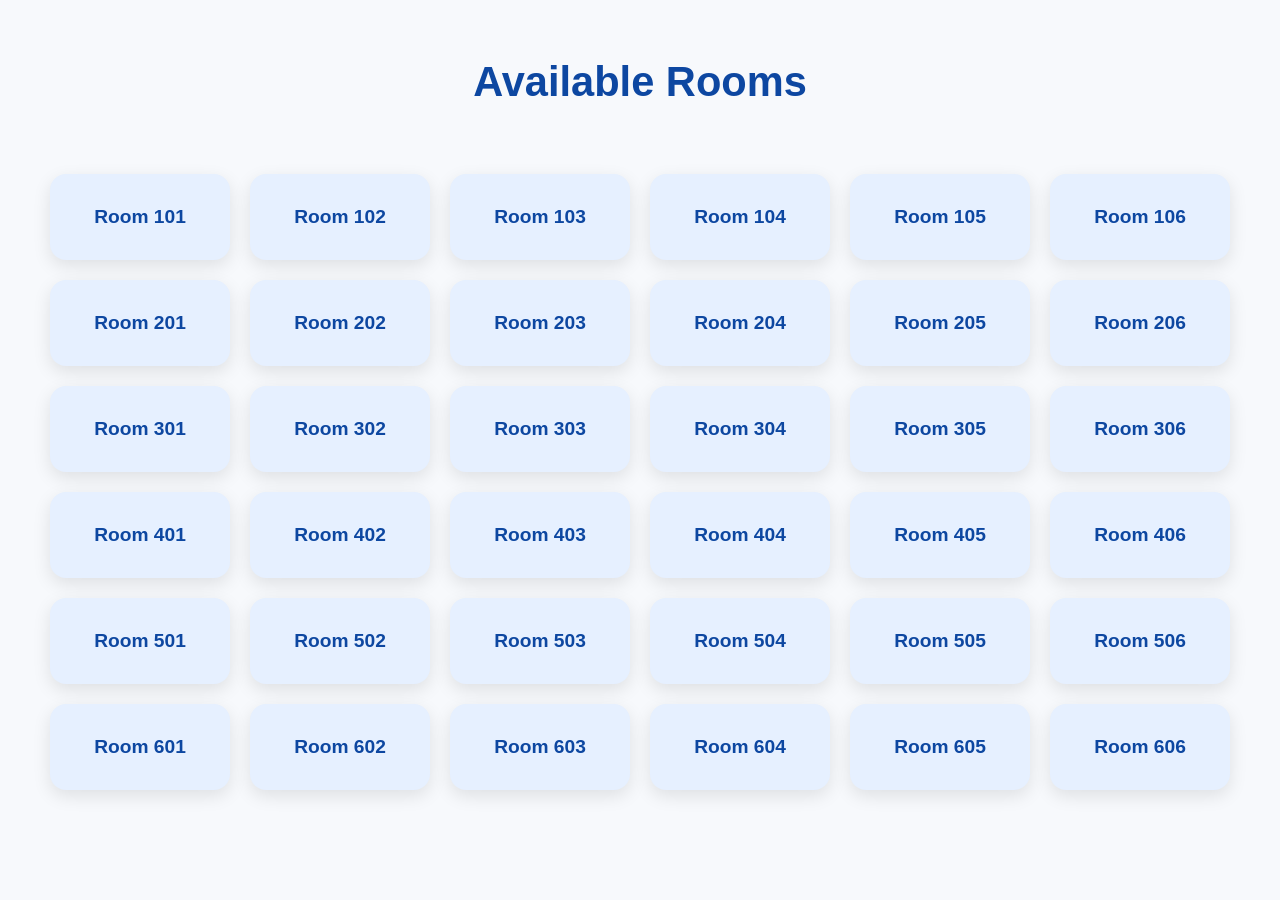
<file: rooms.html>
<!DOCTYPE html>
<html lang="en">
<head>
  <meta charset="UTF-8" />
  <meta name="viewport" content="width=device-width, initial-scale=1.0"/>
  <title>Select Room</title>
  <link rel="stylesheet" href="rooms.css">
  <style>
    .modal {
      display: none;
      position: fixed;
      z-index: 999;
      left: 0; top: 0;
      width: 100%; height: 100%;
      background: rgba(0, 0, 0, 0.5);
      justify-content: center; align-items: center;
    }
    .modal-content {
      background: white;
      padding: 20px;
      border-radius: 8px;
      text-align: center;
    }
    .modal-actions {
      margin-top: 10px;
    }
    select {
      margin: 10px;
      padding: 5px;
    }
  </style>
</head>
<body>
  <div class="container">
    <h1>Available Rooms</h1>
    <div class="rooms-grid" id="rooms-grid"></div>
    <p id="statusMessage" style="text-align: center; color: green; margin-top: 20px;"></p>
  </div>

  <!-- Year and Section Modal -->
  <div class="modal" id="yearSectionModal">
    <div class="modal-content">
      <p>Select Year and Section</p>
      <select id="yearSelect">
        <option value="">Select Year</option>
        <option value="1st">1st Year</option>
        <option value="2nd">2nd Year</option>
        <option value="3rd">3rd Year</option>
        <option value="4th">4th Year</option>
      </select>
      <select id="sectionSelect">
        <option value="">Select Section</option>
        <option value="A">A</option>
        <option value="B">B</option>
        <option value="C">C</option>
      </select>
      <div class="modal-actions">
        <button id="yearSecConfirmBtn">Confirm</button>
      </div>
    </div>
  </div>

  <!-- Final Confirmation Modal -->
  <div class="modal" id="confirmModal">
    <div class="modal-content">
      <p id="confirmMessage">Do you want to proceed to seat selection?</p>
      <div class="modal-actions">
        <button id="yesBtn">Yes</button>
        <button id="noBtn">No</button>
      </div>
    </div>
  </div>

  <script>
    const roomsGrid = document.getElementById("rooms-grid");
    const yearSectionModal = document.getElementById("yearSectionModal");
    const confirmModal = document.getElementById("confirmModal");
    const yesBtn = document.getElementById("yesBtn");
    const noBtn = document.getElementById("noBtn");
    const yearSelect = document.getElementById("yearSelect");
    const sectionSelect = document.getElementById("sectionSelect");
    const yearSecConfirmBtn = document.getElementById("yearSecConfirmBtn");
    const statusMessage = document.getElementById("statusMessage");

    let selectedRoom = null;
    let selectedYear = "";
    let selectedSection = "";

    const userType = localStorage.getItem("userType") || "student";

    for (let floor = 1; floor <= 6; floor++) {
      for (let room = 1; room <= 6; room++) {
        const roomNo = floor * 100 + room;
        const div = document.createElement("div");
        div.className = "room-card";
        div.textContent = `Room ${roomNo}`;
        div.onclick = () => {
          selectedRoom = roomNo;
          if (userType === "lecturer") {
            yearSectionModal.style.display = "flex";
          } else if (userType === "examCell") {
            confirmModal.style.display = "flex";
          } else {
            // For students, redirect directly
            window.location.href = `seats.html?room=${selectedRoom}`;
          }
        };
        roomsGrid.appendChild(div);
      }
    }

    yearSecConfirmBtn.onclick = () => {
      selectedYear = yearSelect.value;
      selectedSection = sectionSelect.value;

      if (!selectedYear || !selectedSection) {
        alert("Please select both Year and Section.");
        return;
      }

      yearSectionModal.style.display = "none";
      // Show final confirmation
      document.getElementById("confirmMessage").textContent = 
        `Confirm Room ${selectedRoom} for ${selectedYear} Year - Section ${selectedSection}?`;
      confirmModal.style.display = "flex";
    };

    yesBtn.onclick = () => {
      confirmModal.style.display = "none";
      if (userType === "examCell") {
        localStorage.setItem("selectedRoom", selectedRoom);
        window.location.href = "section.html";
      } else if (userType === "lecturer") {
        localStorage.setItem("selectedRoom", selectedRoom);
        localStorage.setItem("selectedYear", selectedYear);
        localStorage.setItem("selectedSection", selectedSection);
        statusMessage.textContent = `Room ${selectedRoom} selected for ${selectedYear} Year - Section ${selectedSection}.`;
      }
    };

    noBtn.onclick = () => {
      confirmModal.style.display = "none";
      selectedRoom = null;
      selectedYear = "";
      selectedSection = "";
    };
  </script>
</body>
</html>
</file>
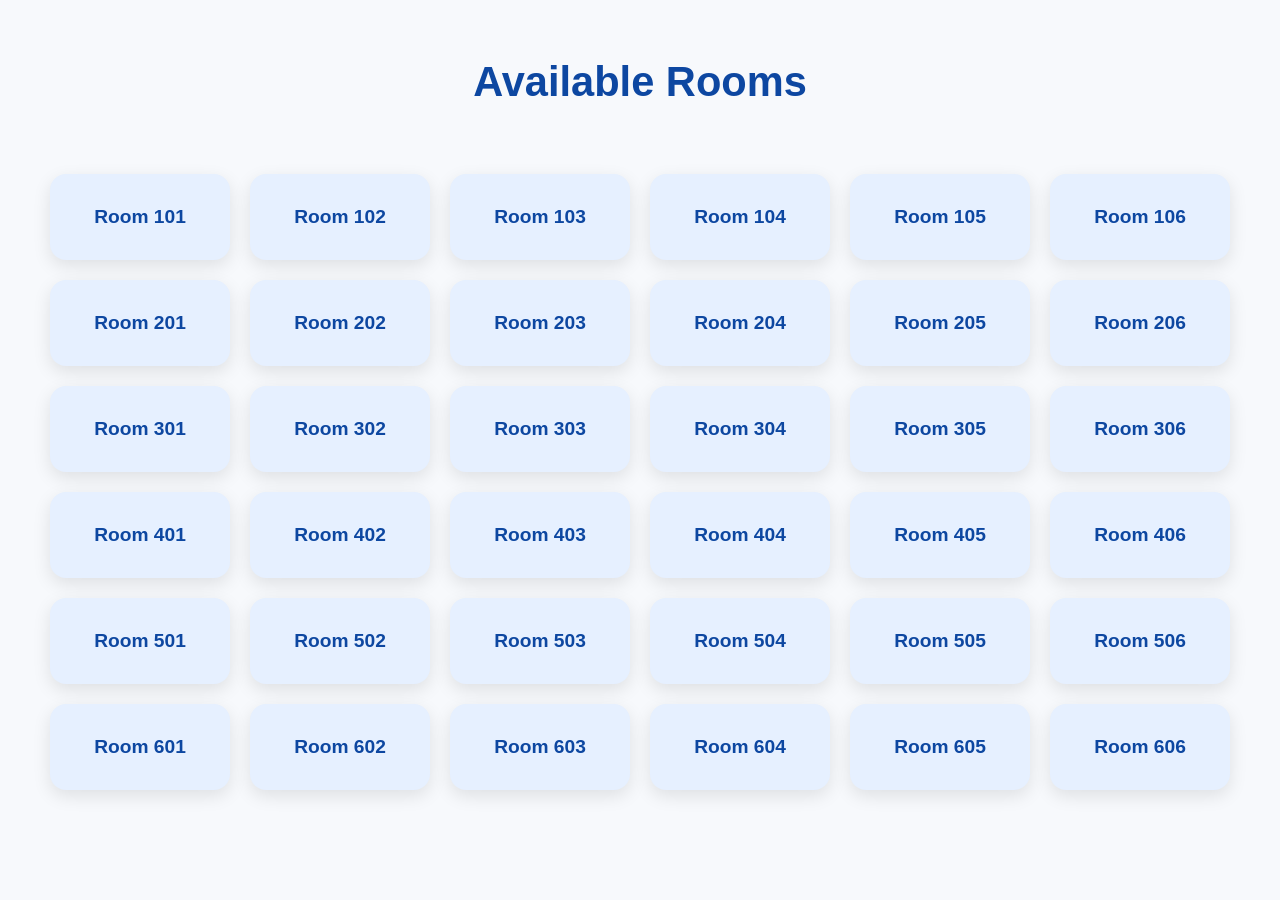
<file: seats.html>
<!DOCTYPE html>
<html lang="en">
<head>
  <meta charset="UTF-8" />
  <meta name="viewport" content="width=device-width, initial-scale=1.0"/>
  <title>Seat Selection</title>
  <link rel="stylesheet" href="seats.css" />
</head>
<body>

  <main>
    <h2>Select Your Seat</h2>
    <div id="examAssignContainer" class="hidden">
      <label for="examType">Exam Type:</label>
      <select id="examType">
        <option value="midterm">Midterm</option>
        <option value="final">Final</option>
      </select>

      <label for="section1">Section 1 (e.g. 2A):</label>
      <input type="text" id="section1" placeholder="2A" />

      <label for="section2">Section 2 (e.g. 3B):</label>
      <input type="text" id="section2" placeholder="3B" />

      <button onclick="assignExamSeats()">Assign Seats</button>
    </div>

    <div id="seatGrid"></div>
  </main>

  <!-- Modal -->
  <div id="modal" class="modal hidden">
    <div class="modal-content">
      <p id="modalText"></p>
      <button onclick="confirmReservation()">Confirm</button>
      <button onclick="closeModal()">Cancel</button>
    </div>
  </div>

  <script>
    const seatGrid = document.getElementById("seatGrid");
    const modal = document.getElementById("modal");
    const modalText = document.getElementById("modalText");
    let selectedSeat = null;

    const urlParams = new URLSearchParams(window.location.search);
    const room = urlParams.get("room");
    const regNo = localStorage.getItem("regNo");
    const userType = localStorage.getItem("userType");

    if (!room) {
      alert("No room selected. Redirecting...");
      window.location.href = "rooms.html";
    }

    if (userType === "examcell") {
      document.getElementById("examAssignContainer").classList.remove("hidden");
    }

    let seatNumber = 1;
    for (let row = 1; row <= 5; row++) {
      for (let col = 1; col <= 6; col++) {
        const seat = document.createElement("div");
        const seatId = seatNumber.toString();
        seat.className = "seat";
        seat.textContent = seatId;
        seat.id = seatId;

        const saved = localStorage.getItem(`${room}-${seatId}`);
        if (saved) {
          seat.classList.add("reserved");
          if (saved === regNo) seat.classList.add("highlight");
          seat.title = "Reserved by " + saved;
        }

        seat.addEventListener("click", () => {
          if (userType === "student" && !seat.classList.contains("reserved")) {
            selectedSeat = seatId;
            modalText.innerText = `Do you want to reserve seat ${seatId}?`;
            modal.classList.remove("hidden");
          }
        });

        seatGrid.appendChild(seat);
        seatNumber++;
      }
    }

    function confirmReservation() {
      if (selectedSeat) {
        localStorage.setItem(`${room}-${selectedSeat}`, regNo);
        document.getElementById(selectedSeat).classList.add("reserved", "highlight");
        document.getElementById(selectedSeat).title = "Reserved by " + regNo;
      }
      modal.classList.add("hidden");
    }

    function closeModal() {
      modal.classList.add("hidden");
      selectedSeat = null;
    }

    function assignExamSeats() {
      const section1 = document.getElementById("section1").value.trim().toUpperCase();
      const section2 = document.getElementById("section2").value.trim().toUpperCase();

      if (!section1 || !section2) {
        alert("Please enter both sections.");
        return;
      }

      const students1 = getStudentsForSection(section1);
      const students2 = getStudentsForSection(section2);
      const seats = Array.from(document.getElementsByClassName("seat"));

      let seatIdx = 0;
      for (let i = 0; i < Math.max(students1.length, students2.length); i++) {
        if (i < students1.length && seatIdx < seats.length) {
          const seat = seats[seatIdx++];
          assign(seat, students1[i]);
        }
        if (i < students2.length && seatIdx < seats.length) {
          const seat = seats[seatIdx++];
          assign(seat, students2[i]);
        }
      }

      alert("Seats assigned!");
    }

    function getStudentsForSection(section) {
      const allKeys = Object.keys(localStorage);
      const students = [];
      for (const key of allKeys) {
        if (key.startsWith("user-")) {
          const data = JSON.parse(localStorage.getItem(key));
          if (data.section === section) {
            students.push(data.regNo);
          }
        }
      }
      students.sort(); // by regNo
      return students;
    }

    function assign(seat, regNo) {
      const seatId = seat.id;
      seat.classList.remove("reserved", "highlight");
      seat.classList.add("reserved");
      seat.title = "Reserved by " + regNo;
      localStorage.setItem(`${room}-${seatId}`, regNo);
    }
  </script>
</body>
</html>
</file>
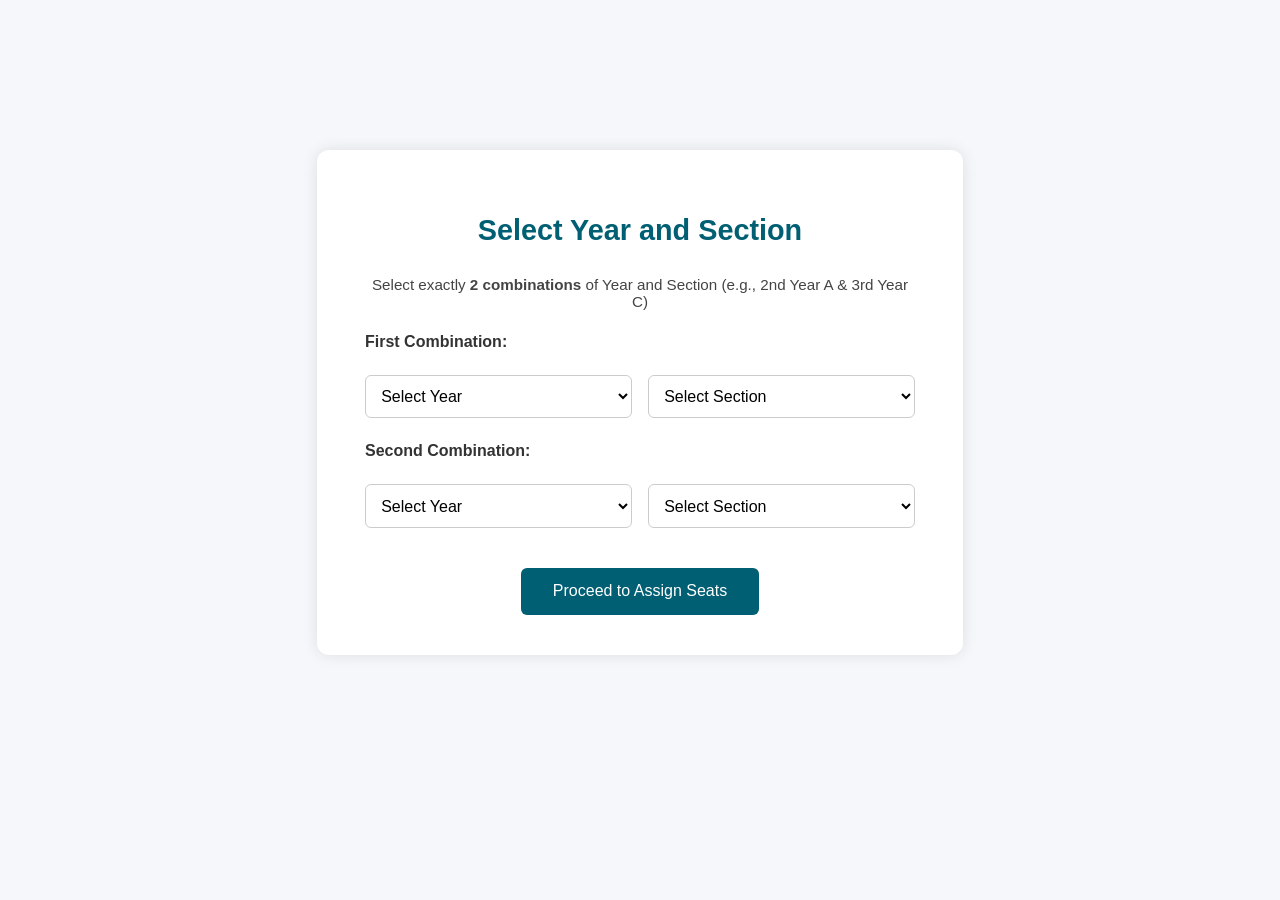
<file: section.html>
<!DOCTYPE html>
<html lang="en">
<head>
  <meta charset="UTF-8" />
  <meta name="viewport" content="width=device-width, initial-scale=1.0"/>
  <title>Select Sections - SeatEase</title>
  <link rel="stylesheet" href="section.css">
</head>
<body>
  <main>
    <div class="selection-container">
      <h2>Select Year and Section</h2>
      <form id="sectionForm">
        <p>Select exactly <strong>2 combinations</strong> of Year and Section (e.g., 2nd Year A & 3rd Year C)</p>

        <div class="combo">
          <label>First Combination:</label>
          <select id="year1" required>
            <option value="" disabled selected>Select Year</option>
            <option value="1st">1st Year</option>
            <option value="2nd">2nd Year</option>
            <option value="3rd">3rd Year</option>
            <option value="4th">4th Year</option>
          </select>
          <select id="section1" required>
            <option value="" disabled selected>Select Section</option>
            <option value="A">Section A</option>
            <option value="B">Section B</option>
            <option value="C">Section C</option>
            <option value="D">Section D</option>
            <option value="E">Section E</option>
            <option value="F">Section F</option>
            <option value="G">Section G</option>
          </select>
        </div>

        <div class="combo">
          <label>Second Combination:</label>
          <select id="year2" required>
            <option value="" disabled selected>Select Year</option>
            <option value="1st">1st Year</option>
            <option value="2nd">2nd Year</option>
            <option value="3rd">3rd Year</option>
            <option value="4th">4th Year</option>
          </select>
          <select id="section2" required>
            <option value="" disabled selected>Select Section</option>
            <option value="A">Section A</option>
            <option value="B">Section B</option>
            <option value="C">Section C</option>
            <option value="D">Section D</option>
            <option value="E">Section E</option>
            <option value="F">Section F</option>
            <option value="G">Section G</option>
          </select>
        </div>

        <button type="submit">Proceed to Assign Seats</button>
      </form>
    </div>
  </main>

  

  <script>
    document.getElementById('sectionForm').addEventListener('submit', function (e) {
      e.preventDefault();
      const year1 = document.getElementById('year1').value;
      const section1 = document.getElementById('section1').value;
      const year2 = document.getElementById('year2').value;
      const section2 = document.getElementById('section2').value;

      if (year1 === year2 && section1 === section2) {
        alert("Please select two different combinations of Year and Section.");
        return;
      }

      localStorage.setItem("section1", JSON.stringify({ year: year1, section: section1 }));
      localStorage.setItem("section2", JSON.stringify({ year: year2, section: section2 }));
      window.location.href = "assign-seats.html"; // The next step
    });
  </script>
</body>
</html>
</file>
<file: home.css>
body {
    font-family: "Arial", sans-serif;
    margin: 0;
    padding: 0;
    background-color: #f7f9fc;
    text-align: center;
}

main {
    padding: 40px 20px;
    background-color: #f8f9fa;;
}

h1 {
    font-size: 2.5em;
    color: #2c3e50;
    margin-bottom: 10px;
}

.highlight {
    color: #3498db;
}

.subtitle {
    font-size: 1.2em;
    color: #555;
    margin-bottom: 50px;
}

.cards-container {
    display: flex;
    justify-content: center;
    gap: 40px;
    flex-wrap: wrap;
    padding-bottom: 50px;
}

.card {
    background-color: #e6f0ff;
    border-radius: 15px;
    box-shadow: 0 4px 20px rgba(0, 0, 0, 0.1);
    width: 300px;
    padding: 20px;
    transition: transform 0.3s ease, box-shadow 0.3s ease, background-color 0.3s;
}

.card:hover {
    transform: translateY(-10px);
    box-shadow: 0 6px 25px rgba(0, 0, 0, 0.2);
}

.card img {
    width: 100%;
    height: 180px;
    object-fit: cover;
    border-radius: 10px;
    margin-bottom: 15px;
}

.card h3 {
    color: #3498db;
    margin-bottom: 10px;
}

.card p {
    color: #444;
    font-size: 0.95em;
    line-height: 1.5;
}

/* Features Section */
.features {
    background-color: #e6f0ff;
    padding: 50px 20px;
}

.features .heading {
    font-size: 2em;
    color: #2c3e50;
    margin-bottom: 30px;
}

.feature-items {
    display: flex;
    justify-content: center;
    gap: 40px;
    flex-wrap: wrap;
}

.feature-item {
    background: #ffffff;
    padding: 20px;
    width: 250px;
    border-radius: 15px;
    box-shadow: 0 4px 15px rgba(0, 0, 0, 0.1);
    text-align: center;
    transition: transform 0.3s ease, box-shadow 0.3s ease;
}

.feature-item:hover {
    transform: translateY(-5px);
    box-shadow: 0 6px 20px rgba(0, 0, 0, 0.15);
}

.feature-item i {
    font-size: 2.5em;
    color: #3498db;
    margin-bottom: 10px;
}

.feature-item h3 {
    color: #2c3e50;
    margin-bottom: 10px;
}

.feature-item p {
    color: #444;
    font-size: 0.95em;
    line-height: 1.5;
}
</file>
<file: header.css>
/* Header Styling */
.site-header {
    background-color: #1E3A5F;
    padding: 15px 0;
    box-shadow: 0 4px 8px rgba(0, 0, 0, 0.2);
}

/* Full-width container for alignment */
.container {
    display: flex;
    justify-content: space-between;
    align-items: center;
    width: 100%;
    max-width: 1400px; /* Ensures it doesn't get too stretched on large screens */
    margin: 0 auto;
    padding: 0 30px; /* Ensures items are at the edges */
}

/* Logo & Title */
.logo {
    display: flex;
    align-items: center;
}

.logo img {
    width: 50px;
    height: 50px;
    margin-right: 10px;
}

.logo h1 {
    font-size: 1.8rem;
    font-weight: bold;
    color: white;
    margin: 0;
}

/* Navigation Menu */
.nav-menu {
    display: flex;
}

.nav-menu ul {
    list-style: none;
    display: flex;
    gap: 30px; /* Spacing between menu items */
    margin: 0;
    padding: 0;
}

.nav-menu ul li {
    display: inline;
}

/* Navigation Links */
.nav-menu ul li a {
    color: white;
    text-decoration: none;
    font-size: 1.1rem;
    font-weight: 500;
    padding: 10px 15px;
    transition: all 0.3s ease;
    border-radius: 5px;
}

.nav-menu ul li a:hover {
    background-color: rgba(255, 255, 255, 0.2);
}

/* Login Button */
.login-btn {
    background-color: #FFD700;
    color: #1E3A5F;
    padding: 10px 18px;
    border-radius: 5px;
    font-weight: bold;
    transition: background 0.3s ease, color 0.3s ease;
}

.login-btn:hover {
    background-color: white;
    color: #1E3A5F;
}

/* Responsive Design */
@media (max-width: 768px) {
    .container {
        flex-direction: row;
        justify-content: space-between;
    }

    .nav-menu ul {
        flex-direction: row;
        gap: 15px;
    }

    .nav-menu ul li a {
        padding: 8px 12px;
    }
}
</file>
<file: footer.css>
/* Footer Styling */
footer {
    background-color: #051d35da;/* Fully Black Background */
    color: white;
    padding: 40px 0;
    text-align: center;
    margin-top: 50px;
}

/* Footer Container */
.footer-container {
    display: flex;
    justify-content: space-around;
    flex-wrap: wrap;
    max-width: 1200px;
    margin: auto;
    padding-bottom: 20px;
}

/* Footer Sections */
.footer-section {
    flex: 1;
    min-width: 250px;
    margin: 10px;
}

.footer-section h3 {
    font-size: 20px;
    margin-bottom: 15px;
    color: #f8b400; /* Highlight Color */
}

.footer-section p, 
.footer-section a {
    font-size: 14px;
    color: #fdf9f9;
    text-decoration: none;
    transition: color 0.3s ease;
}

/* Hover Effect */
.footer-section a:hover {
    color: #f8b400;
}

/* Social Media Icons */
.social-icons {
    display: flex;
    justify-content: center;
    gap: 15px;
    margin-top: 10px;
}

.social-icons img {
    width: 30px;
    height: 30px;
    transition: transform 0.3s ease;
}

.social-icons a:hover img {
    transform: scale(1.2);
}

/* Footer Bottom */
.footer-bottom {
    background-color: #e9edf0da; /* Fully Black */
    padding: 15px;
    font-size: 14px;
    color: #f8f4f4;
}
</file>
<file: about.css>
/* Reset and page-wide setup */
body, html {
    margin: 0;
    padding: 0;
    font-family: 'Segoe UI', sans-serif;
    background-color: white;
    color: #1E3A5F;
}

/* Main section wrapper */
.about-page {
    padding: 40px 20px;
    max-width: 1200px;
    margin: 0 auto;
}

/* Intro Section */
.intro {
    text-align: center;
    margin-bottom: 50px;
}

.intro h1 {
    font-size: 2.5rem;
    color: #2c3e50;
    margin-bottom: 10px;
}

.intro p {
    font-size: 1.1rem;
    color: #2c3e50;
}

/* Info Cards */
.info-cards {
    display: flex;
    flex-wrap: wrap;
    justify-content: space-between;
    gap: 20px;
    margin-bottom: 60px;
}

.card {
    flex: 1 1 30%;
    background-color: #e6f0ff;
    padding: 25px;
    border-radius: 15px;
    box-shadow: 0 5px 15px rgba(0, 0, 0, 0.1);
    text-align: center;
}

.card i {
    font-size: 2rem;
    margin-bottom: 15px;
    color: #2c3e50;
}

.card h2 {
    font-size: 1.3rem;
    margin-bottom: 10px;
}

.card p {
    font-size: 1rem;
    color: #2c3e50;
}

/* Team Section */
.team-section {
    text-align: center;
}

.team-section h2 {
    font-size: 2rem;
    margin-bottom: 30px;
}

.team-members {
    display: flex;
    flex-wrap: wrap;
    justify-content: center;
    gap: 30px;
}

.member {
    width: 180px;
    background: white;
    padding: 15px;
    border-radius: 12px;
    box-shadow: 0 4px 10px rgba(0, 0, 0, 0.1);
}

.member img {
    width: 120px;
    height: 120px;
    object-fit: cover;
    border-radius: 50%;
    margin-bottom: 10px;
}

.member h3 {
    font-size: 1.1rem;
    margin: 5px 0;
    color: #2c3e50;
}

.member p {
    font-size: 0.9rem;
    color: #2c3e50;
}
</file>
<file: assign-seats.css>
body {
    font-family: 'Segoe UI', sans-serif;
    background: #f0f8ff;
    margin: 0;
    padding: 20px;
  }
  
  .container {
    max-width: 800px;
    margin: auto;
    text-align: center;
  }
  
  .info-box {
    background: #e8f9fc;
    padding: 20px;
    border-radius: 10px;
    margin-bottom: 20px;
    text-align: left;
    box-shadow: 0 0 10px rgba(0, 0, 0, 0.1);
  }
  
  button {
    background-color: #005f6b;
    color: white;
    padding: 12px 24px;
    border: none;
    border-radius: 8px;
    font-size: 16px;
    cursor: pointer;
    margin-bottom: 20px;
  }
  
  button:hover {
    background-color: #007a85;
  }
  
  .seat-grid {
    display: grid;
    grid-template-columns: repeat(6, 1fr);
    gap: 10px;
    justify-content: center;
    padding: 10px;
  }
  
  .seat {
    background-color: #ccc;
    padding: 10px;
    border-radius: 6px;
    font-weight: bold;
    font-size: 14px;
    transition: transform 0.2s;
  }
  
  .seat.section1 {
    background-color: #d1f7d6;
    border: 2px solid #4caf50;
  }
  
  .seat.section2 {
    background-color: #ffdcdc;
    border: 2px solid #f44336;
  }
  
  .seat:hover {
    transform: scale(1.05);
  }
  
  .hidden {
    display: none;
  }
</file>
<file: contact.css>
/* Reset and structure */
body, html {
    margin: 0;
    padding: 0;
    font-family: 'Segoe UI', sans-serif;
    background-color: white;
}

/* Main page section */
.contact-page {
    padding: 40px 20px;
    max-width: 1200px;
    margin: 0 auto;
}

.contact-intro {
    text-align: center;
    margin-bottom: 40px;
}

.contact-intro h1 {
    font-size: 2.5rem;
    color: #2c3e50;
}

.contact-intro p {
    font-size: 1.1rem;
    color: #2c3e50;
}

/* Contact info and form layout */
.contact-container {
    display: flex;
    flex-wrap: wrap;
    justify-content: space-between;
    gap: 30px;
}

.contact-info,
.contact-form {
    flex: 1 1 45%;
    background-color: #e6f0ff;
    padding: 25px;
    border-radius: 12px;
    box-shadow: 0 5px 12px rgba(0, 0, 0, 0.1);
}

.contact-info h2,
.contact-form h2 {
    color: #2c3e50;
    margin-bottom: 15px;
}

.contact-info p {
    font-size: 1rem;
    margin: 10px 0;
    color: #2c3e50;
}

.contact-info i {
    margin-right: 10px;
    color: #2c3e50;
}

/* Contact form */
.contact-form form {
    display: flex;
    flex-direction: column;
}

.contact-form input,
.contact-form textarea {
    margin-bottom: 15px;
    padding: 10px;
    font-size: 1rem;
    border: 1px solid #ccc;
    border-radius: 8px;
}

.contact-form button {
    background-color: #007bff;
    color: white;
    padding: 12px;
    border: none;
    font-size: 1rem;
    border-radius: 8px;
    cursor: pointer;
    transition: background-color 0.3s ease;
}
</file>
<file: exam-type.css>
body {
    margin: 0;
    font-family: 'Segoe UI', Tahoma, Geneva, Verdana, sans-serif;
    background: #f4f9f9;
    color: #333;
  }
  
  main {
    display: flex;
    justify-content: center;
    align-items: center;
    min-height: 85vh;
    padding: 20px;
  }
  
  .form-container {
    background: #ffffff;
    padding: 2.5em 3em;
    border-radius: 12px;
    box-shadow: 0 0 15px rgba(0, 0, 0, 0.1);
    width: 100%;
    max-width: 450px;
    text-align: center;
  }
  
  .form-container h2 {
    margin-bottom: 1.5em;
    color: #005f73;
    font-size: 1.6em;
  }
  
  label {
    display: block;
    margin-bottom: 0.6em;
    font-weight: 600;
    font-size: 1em;
  }
  
  select {
    padding: 0.75em;
    width: 100%;
    font-size: 1em;
    border: 1px solid #ccc;
    border-radius: 6px;
    margin-bottom: 2em;
    background-color: #fefefe;
  }
  
  button {
    padding: 0.8em 2em;
    font-size: 1em;
    background-color: #005f73;
    color: white;
    border: none;
    border-radius: 6px;
    cursor: pointer;
    transition: background-color 0.3s ease;
  }
  
  button:hover {
    background-color: #0a9396;
  }
  
  /* Responsive */
  @media (max-width: 600px) {
    .form-container {
      padding: 2em;
      margin: 0 1em;
    }
  
    .form-container h2 {
      font-size: 1.4em;
    }
  }
</file>
<file: examcell.css>
/* Base Reset */
body {
    margin: 0;
    padding: 0;
    font-family: 'Segoe UI', sans-serif;
    background-color: #f7f9fc;
    min-height: 100vh;
    display: flex;
    flex-direction: column;
  }
  
  /* Layout */
  main {
    flex: 1;
    display: flex;
    justify-content: center;
    align-items: center;
    padding: 40px 20px;
  }
  
  /* Login Box */
  .login-container {
    background-color: #e6f0ff;
    padding: 30px 40px;
    border-radius: 10px;
    box-shadow: 0 6px 20px rgba(0, 0, 0, 0.15);
    width: 100%;
    max-width: 500px;
    text-align: center;
  }
  
  .login-container h2 {
    color: #1565c0;
    margin-bottom: 30px;
    font-size: 26px;
  }
  
  /* Form Styling */
  .form-group {
    margin-bottom: 20px;
    text-align: left;
  }
  
  .form-group label {
    display: block;
    margin-bottom: 8px;
    font-weight: 600;
    color: #333;
  }
  
  input[type="text"],
  input[type="password"] {
    width: 100%;
    padding: 12px;
    border: 1px solid #90caf9;
    border-radius: 5px;
    font-size: 15px;
    background-color: #fff;
    box-sizing: border-box;
  }
  
  button {
    width: 100%;
    padding: 14px;
    background-color: #27ae60;
    color: white;
    border: none;
    border-radius: 6px;
    font-size: 16px;
    font-weight: bold;
    cursor: pointer;
    transition: background-color 0.3s ease;
  }
  
  button:hover {
    background-color: #219150;
  }
  
  /* Modal Styles */
  .modal {
    display: none;
    position: fixed;
    z-index: 999;
    left: 0;
    top: 0;
    width: 100%;
    height: 100%;
    background-color: rgba(0, 0, 0, 0.5);
    justify-content: center;
    align-items: center;
  }
  
  .modal-content {
    background-color: #fff;
    padding: 30px;
    border-radius: 12px;
    box-shadow: 0 6px 15px rgba(0, 0, 0, 0.2);
    text-align: center;
    max-width: 400px;
    width: 90%;
  }
  
  .modal-buttons {
    margin-top: 20px;
    display: flex;
    justify-content: center;
    gap: 15px;
  }
  
  .modal-content button {
    padding: 10px 20px;
    font-weight: bold;
    border: none;
    border-radius: 6px;
    cursor: pointer;
  }
  
  #confirm-btn {
    background-color: #27ae60;
    color: white;
  }
  
  #cancel-btn {
    background-color: #ccc;
    color: black;
  }
  
  #confirm-btn:hover {
    background-color: #1e874d;
  }
  
  #cancel-btn:hover {
    background-color: #999;
  }
  
  /* Responsive */
  @media (max-width: 600px) {
    .login-container {
      padding: 20px;
    }
  
    .login-container h2 {
      font-size: 22px;
    }
  }
</file>
<file: help.css>
body {
    font-family: "Times New Roman", serif;
    margin: 0;
    padding: 0;
    background-color: #f7f9fc;
    display: flex;
    flex-direction: column;
    min-height: 100vh;
}

main {
    flex: 1;
    padding: 40px 40px;
    max-width: 800px;
    margin: 40px auto;
    background-color: #e6f0ff;
    box-shadow: 0 4px 12px rgba(0, 0, 0, 0.1);
    border-radius: 12px;
}


h1 {
    text-align: center;
    color: #0056b3;
    margin-bottom: 30px;
}

.faq {
    margin-top: 20px;
}

.faq h2 {
    color: #003366;
    margin-bottom: 20px;
    border-bottom: 2px solid #ddd;
    padding-bottom: 10px;
}

.faq-item {
    margin-bottom: 20px;
}

.faq-item h3 {
    color: #333;
    margin-bottom: 5px;
}

.faq-item p {
    color: #555;
    margin-left: 10px;
}

a {
    color: #0077cc;
    text-decoration: none;
}

a:hover {
    text-decoration: underline;
}
</file>
<file: lecturer.css>
/* Reset some base styles */
body {
    margin: 0;
    padding: 0;
    font-family: 'Segoe UI', sans-serif;
    background-color: #f7f9fc;
    min-height: 100vh;
    display: flex;
    flex-direction: column;
  }
  
  /* Login Form Section */
  main {
    flex: 1;
    display: flex;
    justify-content: center;
    align-items: center;
    padding: 40px 20px;
  }
  
  .login-container {
    background-color: #e6f0ff;
    padding: 30px 40px;
    border-radius: 10px;
    box-shadow: 0 6px 20px rgba(0, 0, 0, 0.15);
    width: 100%;
    max-width: 500px;
    text-align: center;
  }
  
  .login-container h2 {
    color: #1565c0;
    margin-bottom: 30px;
    font-size: 26px;
  }
  
  .form-group {
    margin-bottom: 20px;
    text-align: left;
  }
  
  .form-group label {
    display: block;
    margin-bottom: 8px;
    font-weight: 600;
    color: #333;
  }
  
  input[type="text"],
  input[type="password"] {
    width: 100%;
    padding: 12px;
    border: 1px solid #90caf9;
    border-radius: 5px;
    font-size: 15px;
    background-color: #fff;
    box-sizing: border-box;
  }
  
  button {
    width: 100%;
    padding: 14px;
    background-color: #27ae60;
    color: white;
    border: none;
    border-radius: 6px;
    font-size: 16px;
    font-weight: bold;
    cursor: pointer;
    transition: background-color 0.3s ease;
  }
  
  button:hover {
    background-color: #219150;
  }
  
  /* Responsive adjustments */
  @media (max-width: 600px) {
    .login-container {
      padding: 20px;
    }
  
    .login-container h2 {
      font-size: 22px;
    }
  }
</file>
<file: login.css>
/* login.css */
body {
    margin: 0;
    font-family: 'Segoe UI', sans-serif;
    background-color: #ffffff;
    display: flex;
    flex-direction: column;
    min-height: 100vh;
}


/* Header fix */
.site-header {
    z-index: 10;
    position: relative;
}

/* Main layout */
.login-wrapper {
    display: flex;
    justify-content: center;
    align-items: center;
    flex-grow: 1;
    margin-top: 50px;
    margin-bottom: 50px;
    padding: 20px;
}

.login-image-side {
    flex: 1;
    display: flex;
    justify-content: center;
    align-items: center;
}

.login-image-side img {
    width: 100%;
    max-width: 500px;
    border-radius: 20px;
    box-shadow: 0 0 20px rgba(0,0,0,0.1);
    object-fit: cover;
}

/* Login box */
.login-box {
    flex: 1;
    max-width: 400px;
    background: rgba(255, 255, 255, 0.2);
    backdrop-filter: blur(15px);
    border-radius: 20px;
    padding: 40px;
    box-shadow: 0 8px 32px rgba(0,0,0,0.2);
    margin-left: 30px;
    color: #000;
}

.login-box h2 {
    font-size: 26px;
    margin-bottom: 10px;
    text-align: center;
}

.sub-text {
    font-size: 14px;
    text-align: center;
    margin-bottom: 30px;
    color: #333;
}

/* Avatar */
.avatar-circle {
    width: 60px;
    height: 60px;
    margin: 0 auto 20px;
    background-color: #1e3a8a;
    color: white;
    font-size: 30px;
    display: flex;
    align-items: center;
    justify-content: center;
    border-radius: 50%;
}

/* Form styling */
.input-group {
    display: flex;
    align-items: center;
    background: #fff;
    border-radius: 10px;
    padding: 10px;
    margin-bottom: 20px;
    box-shadow: 0 2px 6px rgba(0,0,0,0.1);
}

.input-group i {
    margin-right: 10px;
    color: #1e3a8a;
}

.input-group input {
    border: none;
    outline: none;
    flex: 1;
    font-size: 16px;
}

/* Form footer */
.form-footer {
    display: flex;
    justify-content: space-between;
    font-size: 13px;
    margin-bottom: 20px;
}

.form-footer a {
    color: #1e3a8a;
    text-decoration: none;
}

.form-footer a:hover {
    text-decoration: underline;
}

/* Login button */
button[type="submit"] {
    width: 100%;
    padding: 12px;
    background-color: #1e3a8a;
    color: white;
    border: none;
    border-radius: 8px;
    font-size: 16px;
    cursor: pointer;
    transition: background-color 0.3s;
}

button[type="submit"]:hover {
    background-color: #324da8;
}

/* Extra links */
.extra-links {
    margin-top: 20px;
    text-align: center;
}

.extra-links a {
    font-size: 13px;
    color: #1e3a8a;
    text-decoration: none;
}

.extra-links a:hover {
    text-decoration: underline;
}

/* Responsive design */
@media (max-width: 900px) {
    .login-wrapper {
        flex-direction: column;
        margin-top: 20px;
    }

    .login-image-side img {
        max-width: 300px;
        margin-bottom: 20px;
    }

    .login-box {
        margin-left: 0;
        width: 90%;
    }
}
</file>
<file: register.css>
/* Base styles */
body {
    margin: 0;
    font-family: 'Poppins', sans-serif;
    background-color: white /* light pink background */
}

/* Register Box Styling */
.register-bg {
    display: flex;
    align-items: center;
    justify-content: center;
    height: 100vh;
    padding: 20px;
}

.register-box {
    background-color: white; /* soft pink card */
    border-radius: 16px;
    box-shadow: 0 4px 20px rgba(0, 0, 0, 0.1);
    padding: 40px;
    width: 100%;
    max-width: 400px;
    text-align: center;
}

/* Avatar icon */
.avatar-circle {
    background-color: #1e3a8a;
    color: white;
    width: 60px;
    height: 60px;
    border-radius: 50%;
    margin: 0 auto 20px;
    display: flex;
    align-items: center;
    justify-content: center;
    font-size: 24px;
}

/* Headings and sub-text */
h2 {
    margin: 0 0 10px;
    color: #000;
}

.sub-text {
    font-size: 14px;
    margin-bottom: 20px;
    color: #555;
}

/* Input group */
.input-group {
    display: flex;
    align-items: center;
    background: #fff;
    border: 1px solid #ccc;
    border-radius: 8px;
    padding: 10px;
    margin: 12px 0;
}

.input-group i {
    margin-right: 10px;
    color: #888;
}

.input-group input {
    border: none;
    background: transparent;
    outline: none;
    width: 100%;
    font-size: 16px;
    color: #333;
}

/* Submit button */
button[type="submit"] {
    width: 100%;
    padding: 12px;
    background-color: #1e3a8a;
    color: white;
    border: none;
    border-radius: 8px;
    font-size: 16px;
    cursor: pointer;
    margin-top: 10px;
    transition: background-color 0.3s ease;
}

button[type="submit"]:hover {
    background-color: #2b53b0;
}

/* Extra links */
.extra-links {
    margin-top: 20px;
    font-size: 13px;
}

.extra-links a {
    color: #1e3a8a;
    text-decoration: none;
}

.extra-links a:hover {
    text-decoration: underline;
}

/* Responsive */
@media (max-width: 768px) {
    .register-box {
        width: 90%;
        margin: 20px;
    }
}
</file>
<file: rooms.css>
/* rooms.css */
body {
    margin: 0;
    padding: 0;
    font-family: 'Poppins', sans-serif;
    background-color: #f7f9fc;
    color: #0d47a1;
  }
  
  h1 {
    text-align: center;
    padding: 30px 0 10px;
    font-size: 2.6rem;
    font-weight: bold;
    color:#0d47a1;
  }
  
  .rooms-grid {
    display: grid;
    grid-template-columns: repeat(6, 1fr); /* Exactly 6 columns */
    gap: 20px;
    padding: 30px 50px;
    width: 100%;
    box-sizing: border-box;
    justify-content: center;
  }
  
  .room-card {
    background-color: #e6f0ff;
    padding: 30px 0;
    text-align: center;
    font-weight: 600;
    font-size: 1.2rem;
    color: #0d47a1;
    border-radius: 16px;
    cursor: pointer;
    box-shadow: 0 6px 18px rgba(0, 0, 0, 0.1);
    transition: 0.3s ease-in-out;
    border: 2px solid transparent;
  }
  
  .room-card:hover {
    background: #e3f2fd;
    border-color: #42a5f5;
    transform: scale(1.05);
  }
  
  /* Modal */
  .modal {
    display: none;
    position: fixed;
    inset: 0;
    background: rgba(0, 0, 0, 0.4);
    justify-content: center;
    align-items: center;
    z-index: 999;
  }
  
  .modal-content {
    background: white;
    padding: 35px;
    border-radius: 16px;
    text-align: center;
    width: 360px;
    box-shadow: 0 8px 28px rgba(0, 0, 0, 0.2);
  }
  
  .modal-content p {
    margin-bottom: 25px;
    font-size: 1.1rem;
    color: #2c3e50;
  }
  
  .modal-actions button {
    padding: 10px 22px;
    margin: 0 10px;
    font-weight: bold;
    border: none;
    border-radius: 8px;
    cursor: pointer;
    background-color: #1e88e5;
    color: white;
    transition: 0.2s;
  }
  
  .modal-actions button:hover {
    background-color: #1565c0;
  }
</file>
<file: seats.css>
body {
  margin: 0;
  font-family: 'Segoe UI', sans-serif;
  background-color: #f5f7fb;
  display: flex;
  flex-direction: column;
  align-items: center;
  padding: 30px 20px;
}

h2 {
  text-align: center;
  font-size: 2rem;
  color: #0a3d91;
  margin-bottom: 30px;
}

#seatGrid {
  display: grid;
  grid-template-columns: repeat(auto-fill, minmax(100px, 1fr));
  gap: 20px;
  max-width: 700px;
  width: 100%;
  margin: auto;
}

.seat {
  background-color: #dfeeff;
  border-radius: 16px;
  padding: 25px 0;
  text-align: center;
  font-weight: bold;
  color: #004aad;
  cursor: pointer;
  box-shadow: 0 2px 6px rgba(0,0,0,0.15);
  transition: transform 0.2s ease, background-color 0.3s;
}

.seat:hover {
  transform: translateY(-3px);
  background-color: #cce4ff;
}

.reserved {
  background-color: #cccccc;
  color: #777;
  cursor: not-allowed;
}

.highlight {
  border: 3px solid #1e90ff;
  box-shadow: 0 0 10px #1e90ff;
}

/* Modal Styling */
.modal {
  position: fixed;
  top: 0; left: 0;
  height: 100vh; width: 100vw;
  background: rgba(0, 0, 0, 0.5);
  display: flex;
  justify-content: center;
  align-items: center;
  z-index: 1000;
}

.modal-content {
  background: white;
  padding: 30px;
  border-radius: 16px;
  box-shadow: 0 4px 12px rgba(0, 0, 0, 0.3);
  text-align: center;
}

.modal-content button {
  margin: 10px;
  padding: 10px 20px;
  border: none;
  background-color: #004aad;
  color: white;
  border-radius: 10px;
  font-size: 1rem;
  cursor: pointer;
}

.modal-content button:hover {
  background-color: #003580;
}

.hidden {
  display: none;
}

/* Exam Cell Form */
#examAssignContainer {
  background-color: #f0f6ff;
  padding: 20px;
  border-radius: 16px;
  margin-bottom: 30px;
  max-width: 700px;
  width: 100%;
  box-shadow: 0 2px 8px rgba(0, 0, 0, 0.1);
}

#examAssignContainer label {
  display: block;
  margin-top: 10px;
  color: #0a3d91;
  font-weight: bold;
}

#examAssignContainer input,
#examAssignContainer select {
  width: 100%;
  padding: 10px;
  margin-top: 5px;
  border-radius: 10px;
  border: 1px solid #ccc;
  font-size: 1rem;
}

#examAssignContainer button {
  margin-top: 15px;
  padding: 10px 20px;
  background-color: #004aad;
  color: white;
  border: none;
  border-radius: 10px;
  font-size: 1rem;
  cursor: pointer;
}

#examAssignContainer button:hover {
  background-color: #003580;
}
</file>
<file: section.css>
body {
    margin: 0;
    font-family: 'Segoe UI', Tahoma, Geneva, Verdana, sans-serif;
    background: #f5f7fa;
    color: #333;
  }
  
  main {
    display: flex;
    justify-content: center;
    align-items: center;
    min-height: 85vh;
    padding: 20px;
  }
  
  .selection-container {
    background: #fff;
    padding: 2.5em 3em;
    border-radius: 12px;
    box-shadow: 0 0 15px rgba(0, 0, 0, 0.1);
    width: 100%;
    max-width: 550px;
    text-align: center;
  }
  
  .selection-container h2 {
    margin-bottom: 1em;
    color: #005f73;
    font-size: 1.8em;
  }
  
  .selection-container p {
    font-size: 0.95em;
    color: #444;
    margin-bottom: 1.5em;
  }
  
  .combo {
    display: flex;
    justify-content: space-between;
    gap: 1em;
    margin-bottom: 1.5em;
    flex-wrap: wrap;
  }
  
  label {
    width: 100%;
    text-align: left;
    font-weight: 600;
    margin-bottom: 0.5em;
    color: #333;
  }
  
  select {
    padding: 0.7em;
    flex: 1;
    font-size: 1em;
    border: 1px solid #ccc;
    border-radius: 6px;
    min-width: 45%;
    background-color: #fff;
  }
  
  button {
    padding: 0.9em 2em;
    font-size: 1em;
    background-color: #005f73;
    color: white;
    border: none;
    border-radius: 6px;
    cursor: pointer;
    margin-top: 1em;
    transition: background-color 0.3s ease;
  }
  
  button:hover {
    background-color: #0a9396;
  }
  
  @media (max-width: 600px) {
    .combo {
      flex-direction: column;
    }
  
    select {
      min-width: 100%;
    }
  }
</file>
